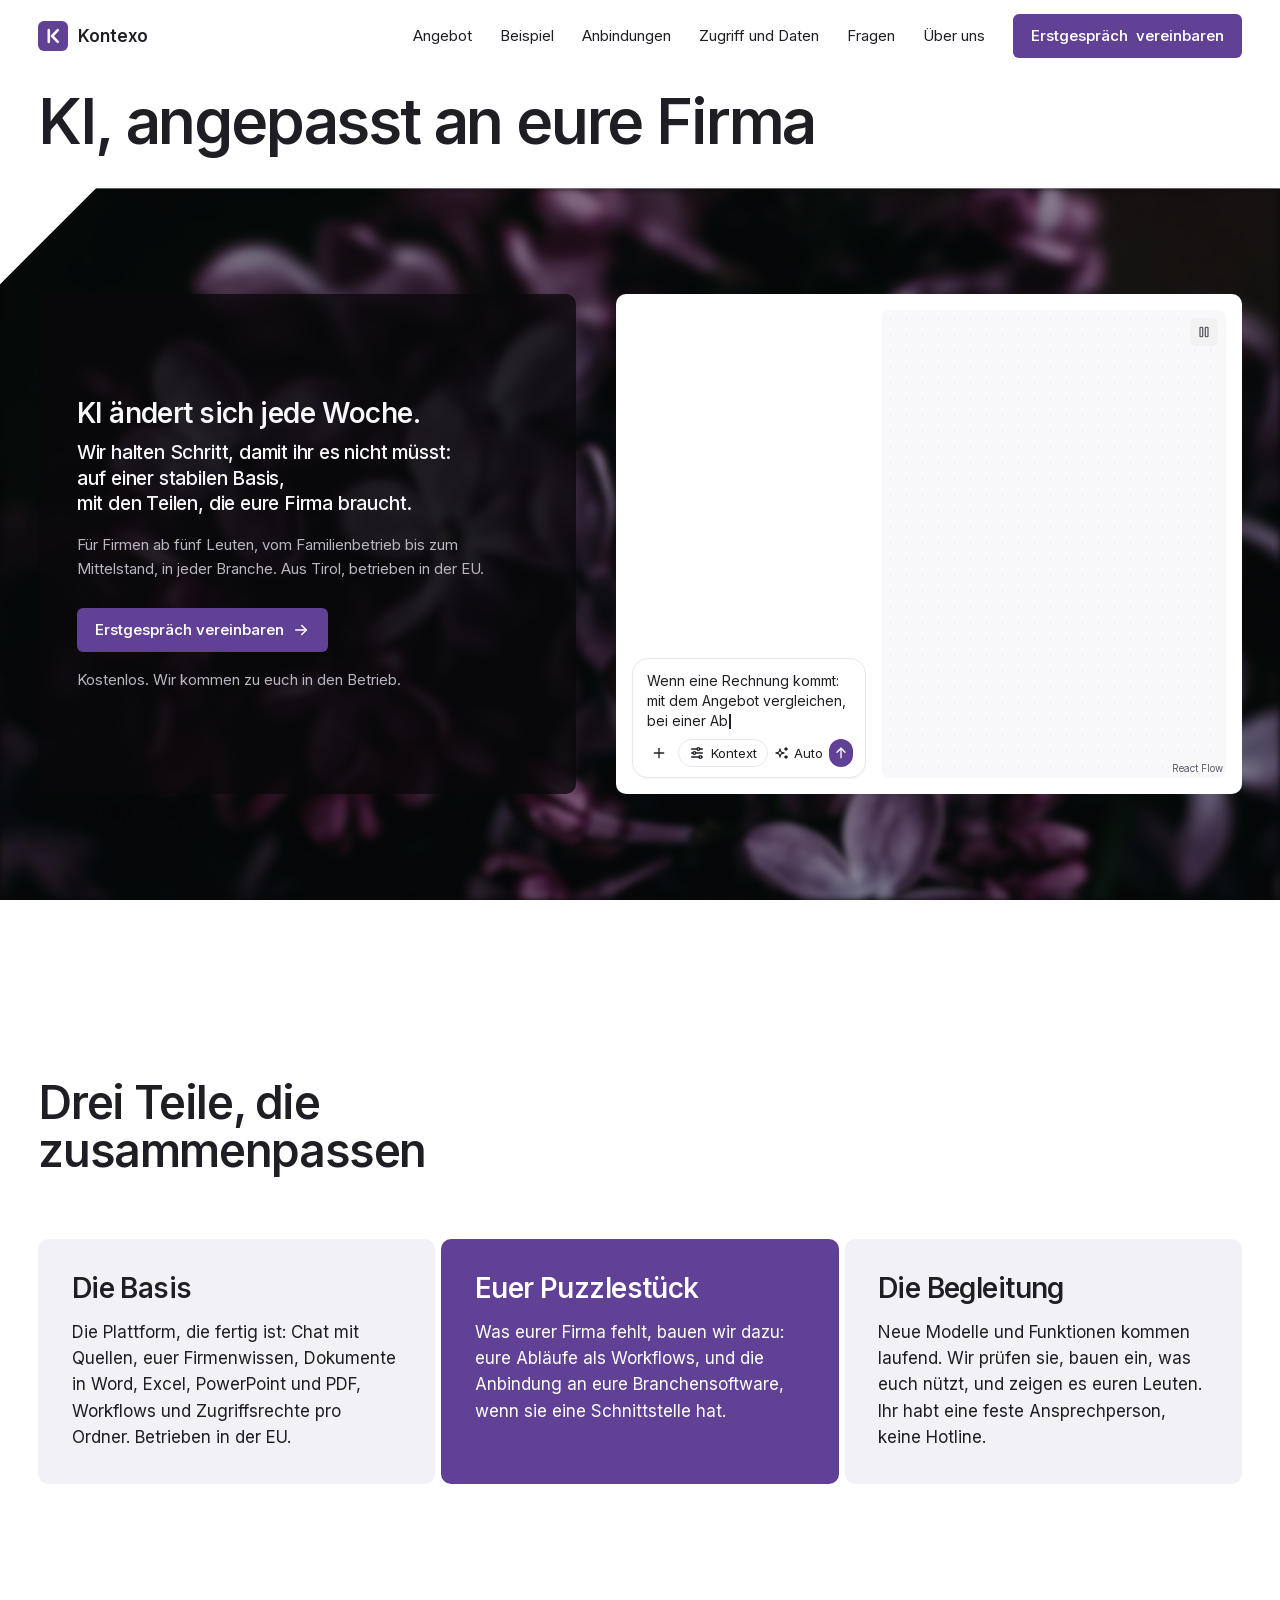
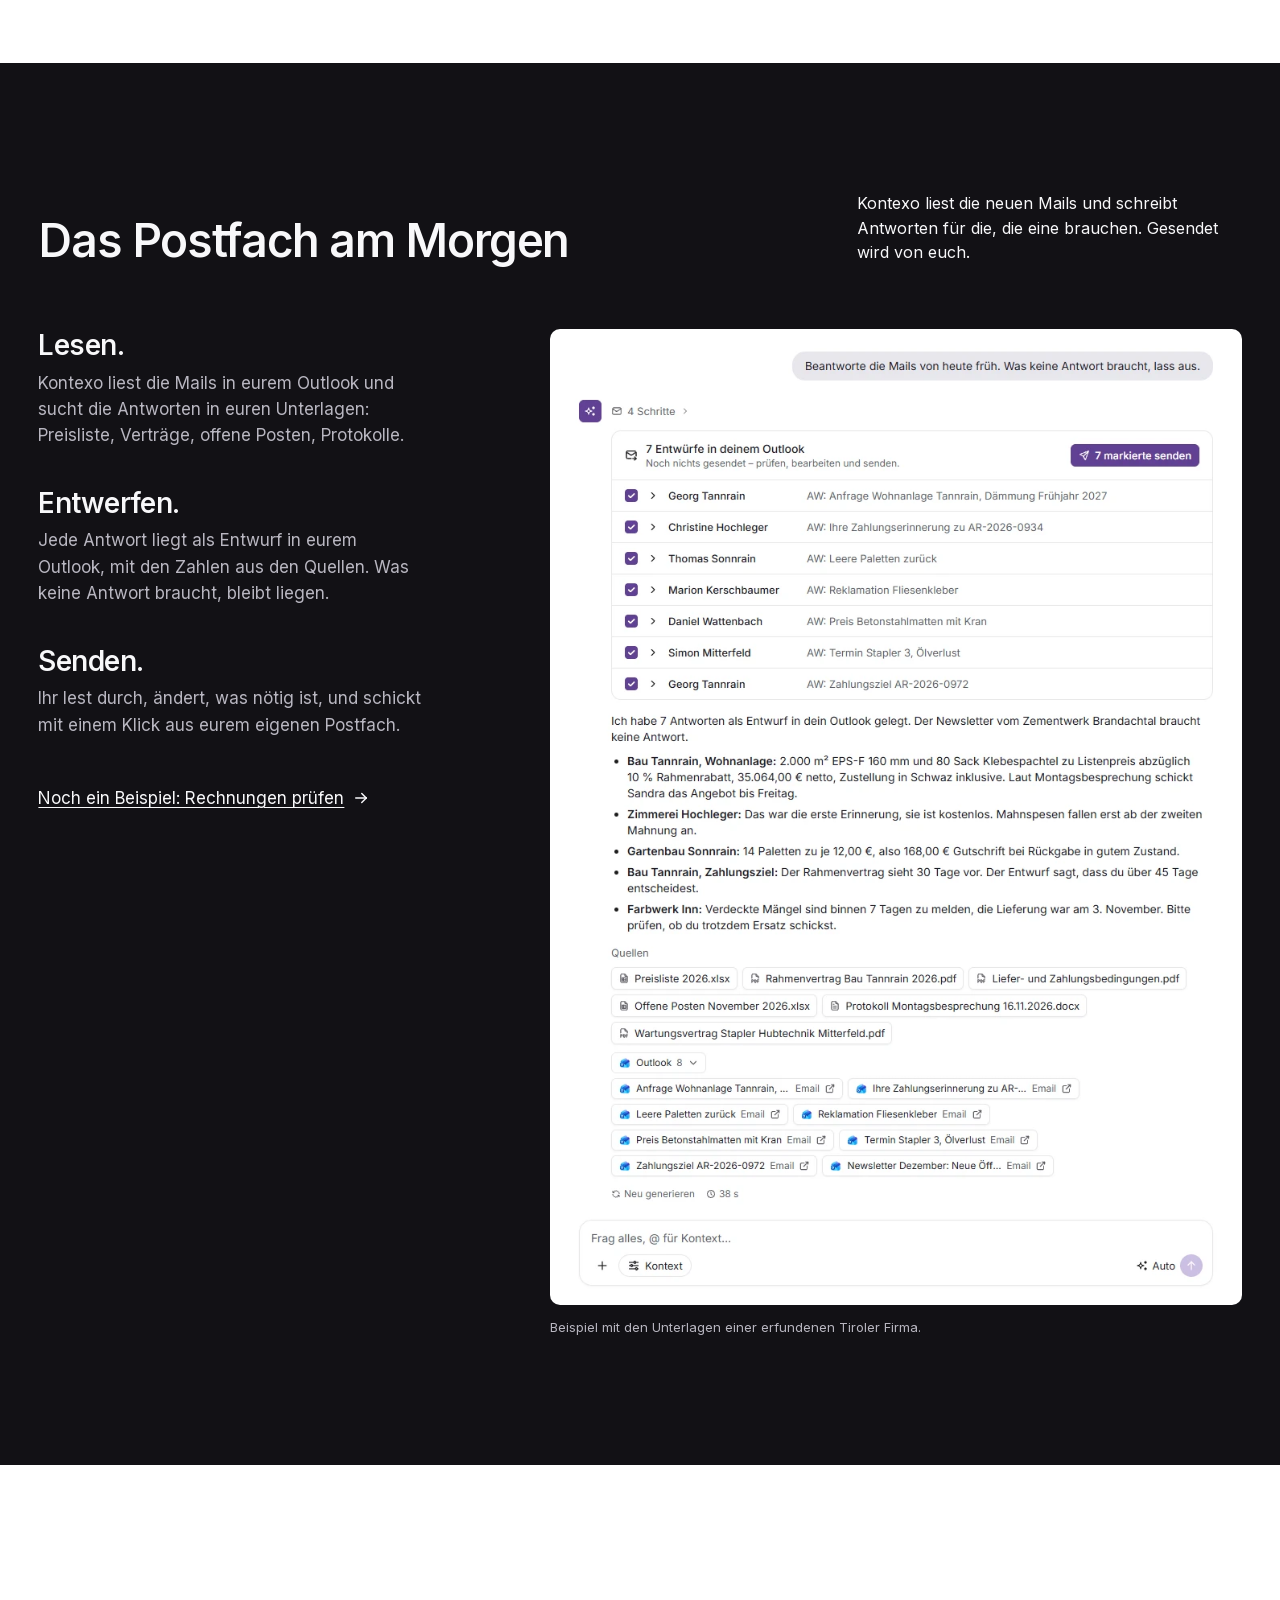
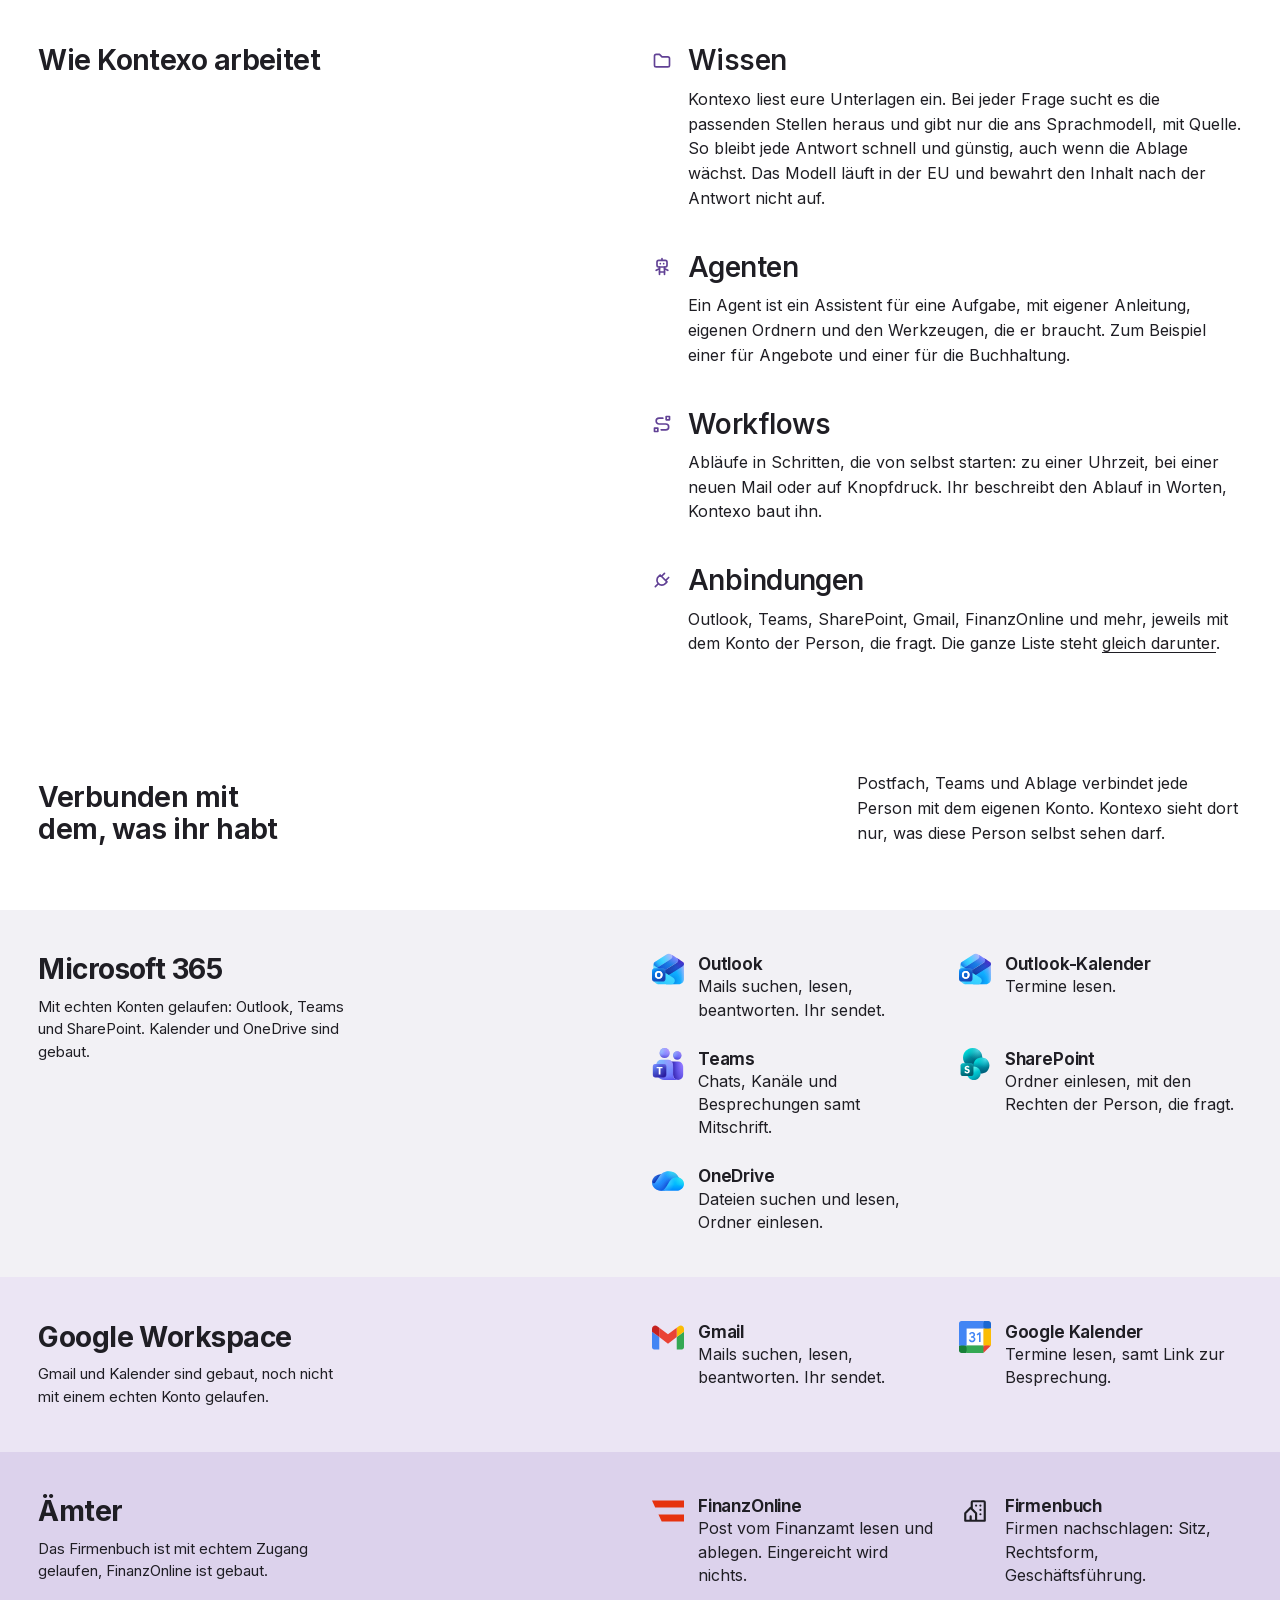
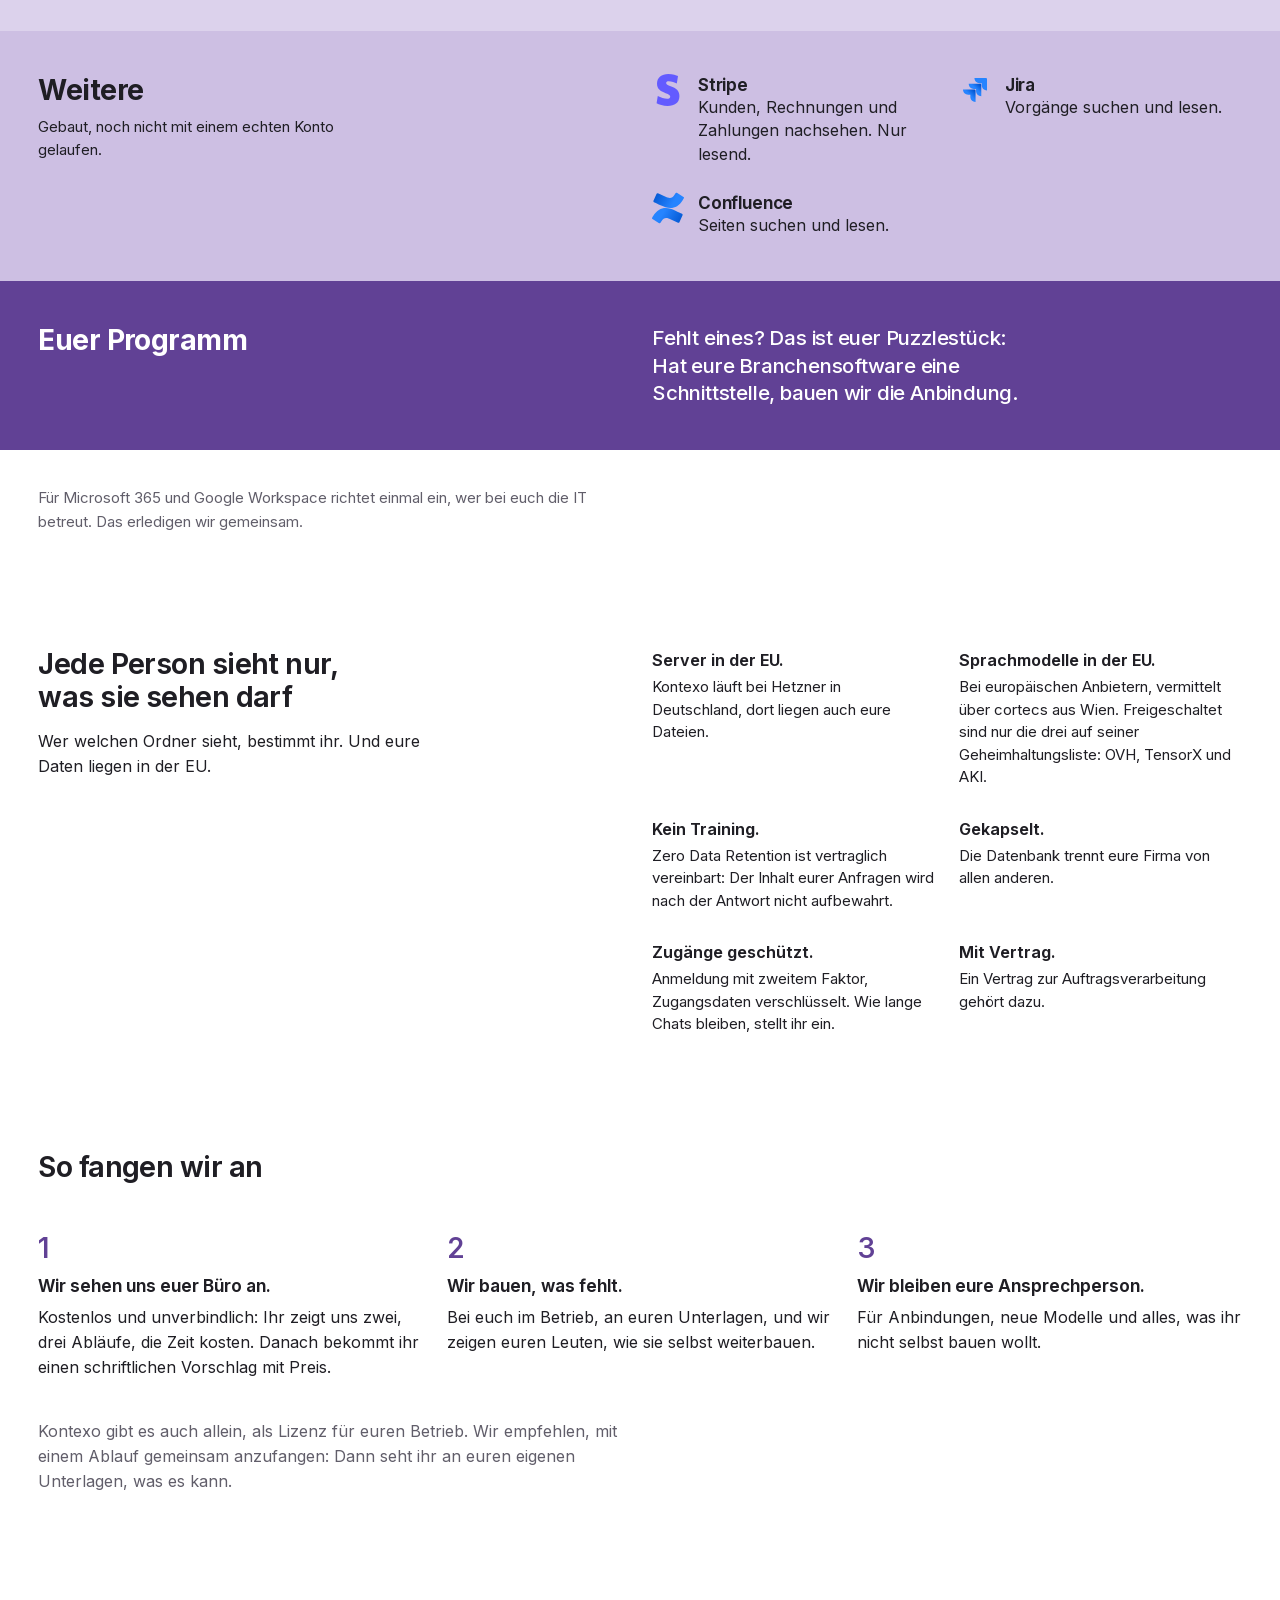
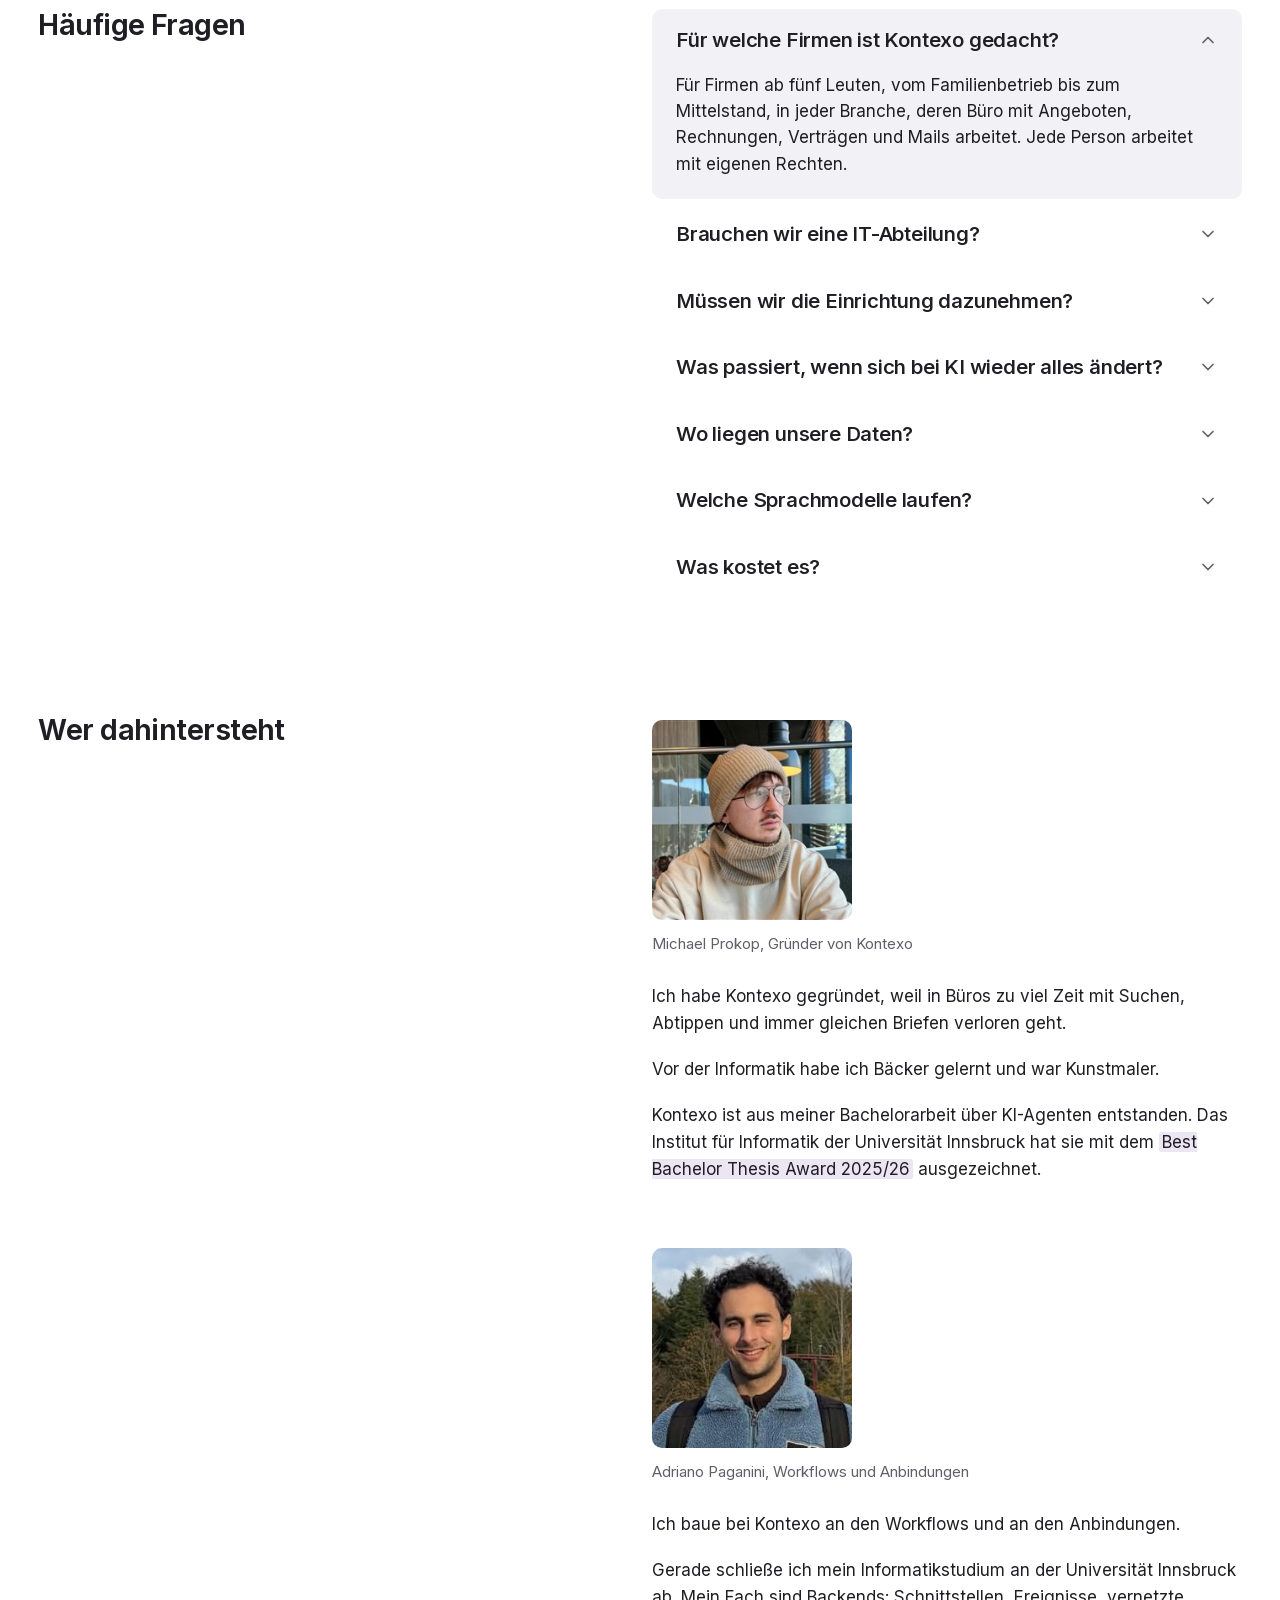
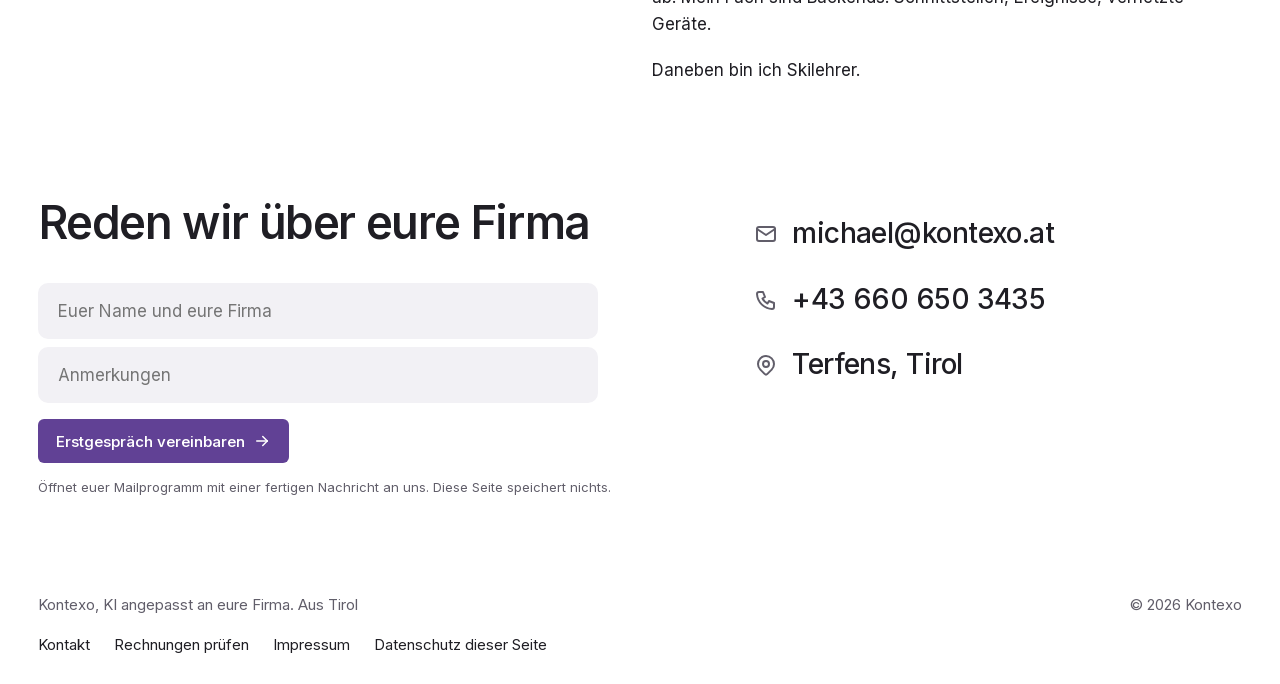
<file: index.html>
<!doctype html>
<html lang="de-AT">
  <head>
    <meta charset="utf-8" />
    <meta name="viewport" content="width=device-width, initial-scale=1" />
    <title>Kontexo · KI für Firmen in Tirol und Österreich</title>
    <meta
      name="description"
      content="Kontexo: eine stabile KI-Basis für eure Firma, die Teile, die euch fehlen, und eine feste Ansprechperson. Für Firmen ab fünf Leuten, aus Tirol, betrieben in der EU."
    />
    <meta name="color-scheme" content="light" />
    <meta name="theme-color" content="#ffffff" />
    <link rel="canonical" href="https://kontexo.at/" />
    <link rel="alternate" type="text/markdown" href="https://kontexo.at/index.md" />
    <meta property="og:type" content="website" />
    <meta property="og:locale" content="de_AT" />
    <meta property="og:url" content="https://kontexo.at/" />
    <meta property="og:title" content="Kontexo · KI, angepasst an eure Firma" />
    <meta
      property="og:description"
      content="Eine stabile KI-Basis, die Teile, die eurer Firma fehlen, und eine feste Ansprechperson. Aus Tirol, betrieben in der EU."
    />
    <meta property="og:image" content="https://kontexo.at/media/og.jpg" />
    <meta property="og:image:width" content="1200" />
    <meta property="og:image:height" content="630" />
    <meta property="og:site_name" content="Kontexo" />
    <meta name="twitter:card" content="summary_large_image" />
    <link rel="icon" href="media/icon-48.png" sizes="48x48" type="image/png" />
    <link rel="icon" href="icon.svg" type="image/svg+xml" />
    <link rel="apple-touch-icon" href="media/apple-touch-icon.png" />
    <!-- Who we are, for search engines: the name, the site, the logo, where and how to reach us.
         The seven questions repeat #fragen word for word: change an answer in both places. -->
    <script type="application/ld+json">
      {
        "@context": "https://schema.org",
        "@graph": [
          {
            "@type": ["Organization", "ProfessionalService"],
            "@id": "https://kontexo.at/#firma",
            "name": "Kontexo",
            "url": "https://kontexo.at/",
            "logo": "https://kontexo.at/media/apple-touch-icon.png",
            "description": "KI, angepasst an eure Firma: eine stabile KI-Basis, die Teile, die euch fehlen, und eine feste Ansprechperson. Für Firmen ab fünf Leuten, aus Tirol, betrieben in der EU.",
            "email": "michael@kontexo.at",
            "telephone": "+43 660 650 3435",
            "address": {
              "@type": "PostalAddress",
              "streetAddress": "Auweg 14",
              "postalCode": "6123",
              "addressLocality": "Terfens",
              "addressRegion": "Tirol",
              "addressCountry": "AT"
            },
            "areaServed": [
              { "@type": "AdministrativeArea", "name": "Tirol" },
              { "@type": "Country", "name": "Österreich" }
            ],
            "founder": {
              "@type": "Person",
              "name": "Michael Prokop",
              "url": "https://michaelprokop.at/",
              "sameAs": ["https://www.linkedin.com/in/michael-prokop-software"]
            }
          },
          {
            "@type": "WebSite",
            "@id": "https://kontexo.at/#website",
            "url": "https://kontexo.at/",
            "name": "Kontexo",
            "inLanguage": "de-AT",
            "publisher": { "@id": "https://kontexo.at/#firma" }
          },
          {
            "@type": "FAQPage",
            "@id": "https://kontexo.at/#fragen",
            "inLanguage": "de-AT",
            "mainEntity": [
              {
                "@type": "Question",
                "name": "Für welche Firmen ist Kontexo gedacht?",
                "acceptedAnswer": {
                  "@type": "Answer",
                  "text": "Für Firmen ab fünf Leuten, vom Familienbetrieb bis zum Mittelstand, in jeder Branche, deren Büro mit Angeboten, Rechnungen, Verträgen und Mails arbeitet. Jede Person arbeitet mit eigenen Rechten."
                }
              },
              {
                "@type": "Question",
                "name": "Brauchen wir eine IT-Abteilung?",
                "acceptedAnswer": {
                  "@type": "Answer",
                  "text": "Nein. Für Microsoft 365 oder Google Workspace braucht es einmal die Freigabe von der Person, die bei euch die IT betreut. Den Rest richten wir gemeinsam ein."
                }
              },
              {
                "@type": "Question",
                "name": "Müssen wir die Einrichtung dazunehmen?",
                "acceptedAnswer": {
                  "@type": "Answer",
                  "text": "Nein. Kontexo gibt es auch allein, als Lizenz für euren Betrieb. Die Einrichtung lohnt sich, wenn ein Ablauf oder eine Anbindung gebaut werden soll."
                }
              },
              {
                "@type": "Question",
                "name": "Was passiert, wenn sich bei KI wieder alles ändert?",
                "acceptedAnswer": {
                  "@type": "Answer",
                  "text": "Eure Abläufe laufen weiter. Neue Modelle prüfen wir zuerst, und wir stellen erst um, wenn sie für euch besser sind."
                }
              },
              {
                "@type": "Question",
                "name": "Wo liegen unsere Daten?",
                "acceptedAnswer": {
                  "@type": "Answer",
                  "text": "Auf Servern in der EU: Kontexo und eure Dateien bei Hetzner, die Sprachmodelle bei europäischen Anbietern. Die eine Ausnahme ist die Websuche: Sie läuft über Anbieter in den USA und ist aus, bis ihr sie einschaltet."
                }
              },
              {
                "@type": "Question",
                "name": "Welche Sprachmodelle laufen?",
                "acceptedAnswer": {
                  "@type": "Answer",
                  "text": "Modelle, die bei europäischen Anbietern laufen. Welches gerade das beste für euch ist, prüfen wir laufend."
                }
              },
              {
                "@type": "Question",
                "name": "Was kostet es?",
                "acceptedAnswer": {
                  "@type": "Answer",
                  "text": "Eine Lizenz für euren ganzen Betrieb, nicht pro Person: Alle im Büro können damit arbeiten. Dazu, wenn ihr wollt, die Einrichtung und die Begleitung als monatliche Pauschale. Eure Zahl bekommt ihr nach dem ersten Gespräch, schriftlich."
                }
              }
            ]
          }
        ]
      }
    </script>
    <link rel="preload" href="fonts/inter-latin.woff2" as="font" type="font/woff2" crossorigin />
    <link rel="stylesheet" href="styles.css" />
    <!-- Before the first paint: entrances only hide content once scripts run, and ?theme= forces a theme. -->
    <script>
      document.documentElement.className = "js"
      ;(function () {
        var t = new URLSearchParams(location.search).get("theme")
        if (t === "light" || t === "dark") document.documentElement.dataset.theme = t
      })()
    </script>
  </head>
  <body>
    <svg width="0" height="0" style="position: absolute" aria-hidden="true">
      <defs>
        <symbol id="i-mark" viewBox="0 0 32 32" fill="none" stroke="currentColor" stroke-width="4.6" stroke-linecap="round" stroke-linejoin="round">
          <path d="M8.5 5.5v21" />
          <path d="M24.5 5.5L14.5 16l10 10.5" />
        </symbol>
        <symbol id="i-search" viewBox="0 0 24 24" fill="none" stroke="currentColor" stroke-width="2" stroke-linecap="round" stroke-linejoin="round">
          <path d="M3 10a7 7 0 1 0 14 0a7 7 0 1 0 -14 0" /><path d="M21 21l-6 -6" />
        </symbol>
        <symbol id="i-arrow" viewBox="0 0 24 24" fill="none" stroke="currentColor" stroke-width="2" stroke-linecap="round" stroke-linejoin="round">
          <path d="M5 12l14 0" /><path d="M13 18l6 -6" /><path d="M13 6l6 6" />
        </symbol>
        <symbol id="i-check" viewBox="0 0 24 24" fill="none" stroke="currentColor" stroke-width="2" stroke-linecap="round" stroke-linejoin="round">
          <path d="M5 12l5 5l10 -10" />
        </symbol>
        <symbol id="i-file" viewBox="0 0 24 24" fill="none" stroke="currentColor" stroke-width="2" stroke-linecap="round" stroke-linejoin="round">
          <path d="M14 3v4a1 1 0 0 0 1 1h4" /><path d="M17 21h-10a2 2 0 0 1 -2 -2v-14a2 2 0 0 1 2 -2h7l5 5v11a2 2 0 0 1 -2 2" /><path d="M9 9l1 0" /><path d="M9 13l6 0" /><path d="M9 17l6 0" />
        </symbol>
        <symbol id="i-mail" viewBox="0 0 24 24" fill="none" stroke="currentColor" stroke-width="2" stroke-linecap="round" stroke-linejoin="round">
          <path d="M3 7a2 2 0 0 1 2 -2h14a2 2 0 0 1 2 2v10a2 2 0 0 1 -2 2h-14a2 2 0 0 1 -2 -2v-10" /><path d="M3 7l9 6l9 -6" />
        </symbol>
        <symbol id="i-phone" viewBox="0 0 24 24" fill="none" stroke="currentColor" stroke-width="2" stroke-linecap="round" stroke-linejoin="round">
          <path d="M5 4h4l2 5l-2.5 1.5a11 11 0 0 0 5 5l1.5 -2.5l5 2v4a2 2 0 0 1 -2 2a16 16 0 0 1 -15 -15a2 2 0 0 1 2 -2" />
        </symbol>
        <symbol id="i-pin" viewBox="0 0 24 24" fill="none" stroke="currentColor" stroke-width="2" stroke-linecap="round" stroke-linejoin="round">
          <path d="M9 11a3 3 0 1 0 6 0a3 3 0 0 0 -6 0" /><path d="M17.657 16.657l-4.243 4.243a2 2 0 0 1 -2.827 0l-4.244 -4.243a8 8 0 1 1 11.314 0" />
        </symbol>
        <symbol id="i-down" viewBox="0 0 24 24" fill="none" stroke="currentColor" stroke-width="2" stroke-linecap="round" stroke-linejoin="round">
          <path d="M6 9l6 6l6 -6" />
        </symbol>
        <symbol id="i-building" viewBox="0 0 24 24" fill="none" stroke="currentColor" stroke-width="2" stroke-linecap="round" stroke-linejoin="round">
          <path d="M8 9l5 5v7h-5v-4m0 4h-5v-7l5 -5m1 1v-6a1 1 0 0 1 1 -1h10a1 1 0 0 1 1 1v17h-8" /><path d="M13 7l0 .01" /><path d="M17 7l0 .01" /><path d="M17 11l0 .01" /><path d="M17 15l0 .01" />
        </symbol>
        <!-- The app's own sidebar icons for Library, Agents, Workflows and Integrations (app-sidebar.tsx). -->
        <symbol id="i-folder" viewBox="0 0 24 24" fill="none" stroke="currentColor" stroke-width="2" stroke-linecap="round" stroke-linejoin="round">
          <path d="M5 4h4l3 3h7a2 2 0 0 1 2 2v8a2 2 0 0 1 -2 2h-14a2 2 0 0 1 -2 -2v-11a2 2 0 0 1 2 -2" />
        </symbol>
        <symbol id="i-robot" viewBox="0 0 24 24" fill="none" stroke="currentColor" stroke-width="2" stroke-linecap="round" stroke-linejoin="round">
          <path d="M6 6a2 2 0 0 1 2 -2h8a2 2 0 0 1 2 2v4a2 2 0 0 1 -2 2h-8a2 2 0 0 1 -2 -2l0 -4" /><path d="M12 2v2" /><path d="M9 12v9" /><path d="M15 12v9" /><path d="M5 16l4 -2" /><path d="M15 14l4 2" /><path d="M9 18h6" /><path d="M10 8v.01" /><path d="M14 8v.01" />
        </symbol>
        <symbol id="i-route" viewBox="0 0 24 24" fill="none" stroke="currentColor" stroke-width="2" stroke-linecap="round" stroke-linejoin="round">
          <path d="M3 17h4v4h-4l0 -4" /><path d="M17 3h4v4h-4l0 -4" /><path d="M11 19h5.5a3.5 3.5 0 0 0 0 -7h-8a3.5 3.5 0 0 1 0 -7h4.5" />
        </symbol>
        <symbol id="i-plug" viewBox="0 0 24 24" fill="none" stroke="currentColor" stroke-width="2" stroke-linecap="round" stroke-linejoin="round">
          <path d="M9.785 6l8.215 8.215l-2.054 2.054a5.81 5.81 0 1 1 -8.215 -8.215l2.054 -2.054" /><path d="M4 20l3.5 -3.5" /><path d="M15 4l-3.5 3.5" /><path d="M20 9l-3.5 3.5" />
        </symbol>
        <symbol id="i-world" viewBox="0 0 24 24" fill="none" stroke="currentColor" stroke-width="2" stroke-linecap="round" stroke-linejoin="round">
          <path d="M3 12a9 9 0 1 0 18 0a9 9 0 0 0 -18 0" /><path d="M3.6 9h16.8" /><path d="M3.6 15h16.8" /><path d="M11.5 3a17 17 0 0 0 0 18" /><path d="M12.5 3a17 17 0 0 1 0 18" />
        </symbol>
        <symbol id="i-pause" viewBox="0 0 24 24" fill="none" stroke="currentColor" stroke-width="2" stroke-linecap="round" stroke-linejoin="round">
          <path d="M6 6a1 1 0 0 1 1 -1h2a1 1 0 0 1 1 1v12a1 1 0 0 1 -1 1h-2a1 1 0 0 1 -1 -1l0 -12" /><path d="M14 6a1 1 0 0 1 1 -1h2a1 1 0 0 1 1 1v12a1 1 0 0 1 -1 1h-2a1 1 0 0 1 -1 -1l0 -12" />
        </symbol>
        <symbol id="i-replay" viewBox="0 0 24 24" fill="none" stroke="currentColor" stroke-width="2" stroke-linecap="round" stroke-linejoin="round">
          <path d="M20 11a8.1 8.1 0 0 0 -15.5 -2m-.5 -4v4h4" /><path d="M4 13a8.1 8.1 0 0 0 15.5 2m.5 4v-4h-4" />
        </symbol>
        <symbol id="i-play" viewBox="0 0 24 24" fill="none" stroke="currentColor" stroke-width="2" stroke-linecap="round" stroke-linejoin="round">
          <path d="M7 4v16l13 -8l-13 -8" />
        </symbol>
      </defs>
    </svg>

    <nav class="nav" aria-label="Hauptnavigation">
      <div class="nav-in wrap">
        <a class="wordmark" href="#top">
          <span class="mark"><svg aria-hidden="true"><use href="#i-mark" /></svg></span>
          Kontexo
        </a>
        <div class="nav-links">
          <a href="#angebot">Angebot</a>
          <a href="#fall">Beispiel</a>
          <a href="#anbindungen">Anbindungen</a>
          <a href="#daten">Zugriff und Daten</a>
          <a href="#fragen">Fragen</a>
          <a href="#ueber">Über uns</a>
          <a class="button nav-call" href="tel:+436606503435" aria-label="Anrufen"><svg aria-hidden="true"><use href="#i-phone" /></svg></a>
          <a class="button" href="#kontakt">Erstgespräch<span class="long"> vereinbaren</span></a>
        </div>
      </div>
    </nav>

    <header class="hero" id="top">
      <div class="hero-head wrap">
        <h1 class="reveal">KI, angepasst an eure Firma</h1>
      </div>

      <div class="hero-copy">
        <p class="lede reveal" style="--i: 1">
          <span class="lede-hit">KI ändert sich jede Woche.</span>
          Wir halten Schritt, damit ihr es nicht müsst:<br />
          auf einer stabilen Basis, <span class="nowrap">mit den Teilen, die eure Firma braucht.</span>
        </p>
        <p class="who reveal" style="--i: 2">
          Für Firmen ab fünf Leuten, vom Familienbetrieb bis zum Mittelstand, in jeder Branche. Aus Tirol, betrieben in
          der EU.
        </p>
        <div class="actions reveal" style="--i: 3">
          <a class="button" href="#kontakt">Erstgespräch vereinbaren <svg aria-hidden="true"><use href="#i-arrow" /></svg></a>
          <span class="quiet">Kostenlos. Wir kommen zu euch in den Betrieb.</span>
        </div>
      </div>

      <div class="stage">
        <img src="media/flieder-buehne.webp" srcset="media/flieder-buehne-1100.webp 1100w, media/flieder-buehne.webp 2200w" sizes="100vw" alt="" width="2200" height="1617" fetchpriority="high" />
        <figure class="stage-panel demo" data-ui aria-label="Nachgestellt mit den Bausteinen von Kontexo: Ein Satz im Chat beschreibt einen Ablauf. Daraus entsteht ein Workflow mit vier Schritten: neue Rechnung, mit dem Angebot vergleichen, Reklamation schreiben, Reklamation freigeben. Ein Testlauf hakt die ersten drei ab und wartet bei der Freigabe auf eine Person.">
          <div id="demo-root"></div>
          <button class="demo-again" type="button" aria-label="Anhalten" hidden>
            <svg aria-hidden="true"><use href="#i-pause" /></svg>
          </button>
        </figure>
      </div>
    </header>

    <main>
      <section class="parts wrap" id="angebot" aria-labelledby="angebot-h">
        <h2 id="angebot-h" class="reveal">Drei Teile, die zusammenpassen</h2>
        <ul class="parts-list">
          <li class="reveal">
            <strong>Die Basis</strong>
            Die Plattform, die fertig ist: Chat mit Quellen, euer Firmenwissen, Dokumente in Word, Excel, PowerPoint und
            PDF, Workflows und Zugriffsrechte pro Ordner. Betrieben in der EU.
          </li>
          <li class="reveal" style="--i: 1">
            <strong>Euer Puzzlestück</strong>
            Was eurer Firma fehlt, bauen wir dazu: eure Abläufe als Workflows, und die Anbindung an eure
            Branchensoftware, wenn sie eine Schnittstelle hat.
          </li>
          <li class="reveal" style="--i: 2">
            <strong>Die Begleitung</strong>
            Neue Modelle und Funktionen kommen laufend. Wir prüfen sie, bauen ein, was euch nützt, und zeigen es euren
            Leuten. Ihr habt eine feste Ansprechperson, keine Hotline.
          </li>
        </ul>
      </section>

      <section class="showcase" id="fall" aria-labelledby="fall-h">
        <div class="wrap">
          <div class="showcase-head">
            <h2 id="fall-h" class="reveal">Das Postfach am Morgen</h2>
            <p class="reveal" style="--i: 1">
              Kontexo liest die neuen Mails und schreibt Antworten für die, die eine brauchen. Gesendet wird von
              euch.
            </p>
          </div>
          <div class="case">
            <div class="case-side">
            <ol class="case-steps">
              <li class="reveal">
                <strong>Lesen.</strong>
                Kontexo liest die Mails in eurem Outlook und sucht die Antworten in euren Unterlagen: Preisliste,
                Verträge, offene Posten, Protokolle.
              </li>
              <li class="reveal" style="--i: 1">
                <strong>Entwerfen.</strong>
                Jede Antwort liegt als Entwurf in eurem Outlook, mit den Zahlen aus den Quellen. Was keine Antwort
                braucht, bleibt liegen.
              </li>
              <li class="reveal" style="--i: 2">
                <strong>Senden.</strong>
                Ihr lest durch, ändert, was nötig ist, und schickt mit einem Klick aus eurem eigenen Postfach.
              </li>
            </ol>
            <p class="case-more reveal" style="--i: 3"><a href="rechnungen-pruefen/">Noch ein Beispiel: Rechnungen prüfen <svg aria-hidden="true"><use href="#i-arrow" /></svg></a></p>
            </div>
            <figure class="case-shot reveal" style="--i: 1">
              <!-- A phone gets the turn drawn as wide as a phone, so the words stay readable (recording/postfach.cjs). -->
              <picture>
              <source media="(max-width: 680px)" srcset="media/postfach-m.webp" width="760" height="3638" />
              <img src="media/postfach.webp" srcset="media/postfach-860.webp 860w, media/postfach.webp 1720w" sizes="(min-width: 1081px) min(55vw, 830px), 92vw" width="1720" height="2426" loading="lazy" alt="Kontexo hat sieben Antworten als Entwürfe in Outlook gelegt, an Bau Tannrain, Zimmerei Hochleger, Gartenbau Sonnrain, Farbwerk Inn, Installationen Wattenbach und Hubtechnik Mitterfeld. Darunter fasst es die Antworten zusammen und nennt vierzehn Quellen: Preisliste, Rahmenvertrag, Liefer- und Zahlungsbedingungen, offene Posten, Protokoll, Wartungsvertrag und die acht Mails." />
              </picture>
              <figcaption>Beispiel mit den Unterlagen einer erfundenen Tiroler Firma.</figcaption>
            </figure>
          </div>
        </div>
      </section>

      <section class="how wrap" id="technik" aria-labelledby="technik-h">
        <h2 id="technik-h" class="reveal quiet-h">Wie Kontexo arbeitet</h2>
        <ul class="how-rows">
          <li class="reveal">
            <svg aria-hidden="true"><use href="#i-folder" /></svg>
            <strong>Wissen</strong>
            <p>
              Kontexo liest eure Unterlagen ein. Bei jeder Frage sucht es die passenden Stellen heraus und gibt nur die
              ans Sprachmodell, mit Quelle. So bleibt jede Antwort schnell und günstig, auch wenn die Ablage wächst. Das
              Modell läuft in der EU und bewahrt den Inhalt nach der Antwort nicht auf.
            </p>
          </li>
          <li class="reveal" style="--i: 1">
            <svg aria-hidden="true"><use href="#i-robot" /></svg>
            <strong>Agenten</strong>
            <p>
              Ein Agent ist ein Assistent für eine Aufgabe, mit eigener Anleitung, eigenen Ordnern und den Werkzeugen,
              die er braucht. Zum Beispiel einer für Angebote und einer für die Buchhaltung.
            </p>
          </li>
          <li class="reveal" style="--i: 2">
            <svg aria-hidden="true"><use href="#i-route" /></svg>
            <strong>Workflows</strong>
            <p>
              Abläufe in Schritten, die von selbst starten: zu einer Uhrzeit, bei einer neuen Mail oder auf Knopfdruck.
              Ihr beschreibt den Ablauf in Worten, Kontexo baut ihn.
            </p>
          </li>
          <li class="reveal" style="--i: 3">
            <svg aria-hidden="true"><use href="#i-plug" /></svg>
            <strong>Anbindungen</strong>
            <p>
              Outlook, Teams, SharePoint, Gmail, FinanzOnline und mehr, jeweils mit dem Konto der Person, die fragt.
              Die ganze Liste steht <a href="#anbindungen">gleich darunter</a>.
            </p>
          </li>
        </ul>
      </section>

      <section class="connect" id="anbindungen" aria-labelledby="anbindungen-h">
        <div class="connect-head wrap">
          <h2 id="anbindungen-h" class="reveal quiet-h">Verbunden mit dem, was ihr habt</h2>
          <p class="reveal" style="--i: 1">
            Postfach, Teams und Ablage verbindet jede Person mit dem eigenen Konto. Kontexo sieht dort nur, was diese
            Person selbst sehen darf.
          </p>
        </div>
        <div class="fields">
          <div class="field">
            <div class="field-in wrap">
              <div class="field-name">
                <h3>Microsoft 365</h3>
                <p class="field-clause">Mit echten Konten gelaufen: Outlook, Teams und SharePoint. Kalender und OneDrive sind gebaut.</p>
              </div>
              <ul class="links">
                <li><img src="media/logos/outlook.svg" alt="" width="32" height="32" loading="lazy" /><span><strong>Outlook</strong>Mails suchen, lesen, beantworten. Ihr sendet.</span></li>
                <li><img src="media/logos/outlook-kalender.svg" alt="" width="32" height="32" loading="lazy" /><span><strong>Outlook-Kalender</strong>Termine lesen.</span></li>
                <li><img src="media/logos/teams.svg" alt="" width="32" height="32" loading="lazy" /><span><strong>Teams</strong>Chats, Kanäle und Besprechungen samt Mitschrift.</span></li>
                <li><img src="media/logos/sharepoint.svg" alt="" width="32" height="32" loading="lazy" /><span><strong>SharePoint</strong>Ordner einlesen, mit den Rechten der Person, die fragt.</span></li>
                <li><img src="media/logos/onedrive.svg" alt="" width="32" height="32" loading="lazy" /><span><strong>OneDrive</strong>Dateien suchen und lesen, Ordner einlesen.</span></li>
              </ul>
            </div>
          </div>
          <div class="field">
            <div class="field-in wrap">
              <div class="field-name">
                <h3>Google Workspace</h3>
                <p class="field-clause">Gmail und Kalender sind gebaut, noch nicht mit einem echten Konto gelaufen.</p>
              </div>
              <ul class="links">
                <li><img src="media/logos/gmail.svg" alt="" width="32" height="32" loading="lazy" /><span><strong>Gmail</strong>Mails suchen, lesen, beantworten. Ihr sendet.</span></li>
                <li><img src="media/logos/google-kalender.svg" alt="" width="32" height="32" loading="lazy" /><span><strong>Google Kalender</strong>Termine lesen, samt Link zur Besprechung.</span></li>
              </ul>
            </div>
          </div>
          <div class="field">
            <div class="field-in wrap">
              <div class="field-name">
                <h3>Ämter</h3>
                <p class="field-clause">Das Firmenbuch ist mit echtem Zugang gelaufen, FinanzOnline ist gebaut.</p>
              </div>
              <ul class="links">
                <li><img src="media/logos/finanzonline.svg" alt="" width="32" height="32" loading="lazy" /><span><strong>FinanzOnline</strong>Post vom Finanzamt lesen und ablegen. Eingereicht wird nichts.</span></li>
                <li><svg aria-hidden="true"><use href="#i-building" /></svg><span><strong>Firmenbuch</strong>Firmen nachschlagen: Sitz, Rechtsform, Geschäftsführung.</span></li>
              </ul>
            </div>
          </div>
          <div class="field">
            <div class="field-in wrap">
              <div class="field-name">
                <h3>Weitere</h3>
                <p class="field-clause">Gebaut, noch nicht mit einem echten Konto gelaufen.</p>
              </div>
              <ul class="links">
                <li><img src="media/logos/stripe.svg" alt="" width="32" height="32" loading="lazy" /><span><strong>Stripe</strong>Kunden, Rechnungen und Zahlungen nachsehen. Nur lesend.</span></li>
                <li><img src="media/logos/jira.svg" alt="" width="32" height="32" loading="lazy" /><span><strong>Jira</strong>Vorgänge suchen und lesen.</span></li>
                <li><img src="media/logos/confluence.svg" alt="" width="32" height="32" loading="lazy" /><span><strong>Confluence</strong>Seiten suchen und lesen.</span></li>
              </ul>
            </div>
          </div>
          <div class="field">
            <div class="field-in wrap">
              <div class="field-name">
                <h3>Euer Programm</h3>
              </div>
              <p class="field-say">Fehlt eines? Das ist euer Puzzlestück: Hat eure Branchensoftware eine Schnittstelle, bauen wir die Anbindung.</p>
            </div>
          </div>
        </div>
        <div class="connect-foot wrap">
          <p class="connect-admin">Für Microsoft 365 und Google Workspace richtet einmal ein, wer bei euch die IT betreut. Das erledigen wir gemeinsam.</p>
        </div>
      </section>

      <section class="data wrap" id="daten" aria-labelledby="daten-h">
        <div class="data-head">
          <h2 id="daten-h" class="reveal quiet-h">Jede Person sieht nur, was sie sehen darf</h2>
          <p class="reveal" style="--i: 1">Wer welchen Ordner sieht, bestimmt ihr. Und eure Daten liegen in der EU.</p>
        </div>
        <ul class="data-list reveal" style="--i: 1">
          <li><strong>Server in der EU.</strong> Kontexo läuft bei Hetzner in Deutschland, dort liegen auch eure Dateien.</li>
          <li><strong>Sprachmodelle in der EU.</strong> Bei europäischen Anbietern, vermittelt über cortecs aus Wien. Freigeschaltet sind nur die drei auf seiner Geheimhaltungsliste: OVH, TensorX und AKI.</li>
          <li><strong>Kein Training.</strong> Zero Data Retention ist vertraglich vereinbart: Der Inhalt eurer Anfragen wird nach der Antwort nicht aufbewahrt.</li>
          <li><strong>Gekapselt.</strong> Die Datenbank trennt eure Firma von allen anderen.</li>
          <li><strong>Zugänge geschützt.</strong> Anmeldung mit zweitem Faktor, Zugangsdaten verschlüsselt. Wie lange Chats bleiben, stellt ihr ein.</li>
          <li><strong>Mit Vertrag.</strong> Ein Vertrag zur Auftragsverarbeitung gehört dazu.</li>
        </ul>
      </section>

      <section class="start wrap" id="anfangen" aria-labelledby="anfangen-h">
        <h2 id="anfangen-h" class="reveal quiet-h">So fangen wir an</h2>
        <ol class="start-steps">
          <li class="reveal">
            <strong>Wir sehen uns euer Büro an.</strong>
            Kostenlos und unverbindlich: Ihr zeigt uns zwei, drei Abläufe, die Zeit kosten. Danach bekommt ihr einen
            schriftlichen Vorschlag mit Preis.
          </li>
          <li class="reveal" style="--i: 1">
            <strong>Wir bauen, was fehlt.</strong>
            Bei euch im Betrieb, an euren Unterlagen, und wir zeigen euren Leuten, wie sie selbst weiterbauen.
          </li>
          <li class="reveal" style="--i: 2">
            <strong>Wir bleiben eure Ansprechperson.</strong>
            Für Anbindungen, neue Modelle und alles, was ihr nicht selbst bauen wollt.
          </li>
        </ol>
        <p class="start-alone reveal">
          Kontexo gibt es auch allein, als Lizenz für euren Betrieb. Wir empfehlen, mit einem Ablauf gemeinsam
          anzufangen: Dann seht ihr an euren eigenen Unterlagen, was es kann.
        </p>
      </section>

      <section class="faq wrap" id="fragen" aria-labelledby="fragen-h">
        <h2 id="fragen-h" class="reveal quiet-h">Häufige Fragen</h2>
        <div class="faq-list reveal" style="--i: 1">
          <details name="fragen" id="fuer-wen" open>
            <summary>Für welche Firmen ist Kontexo gedacht?<svg aria-hidden="true"><use href="#i-down" /></svg></summary>
            <p>Für Firmen ab fünf Leuten, vom Familienbetrieb bis zum Mittelstand, in jeder Branche, deren Büro mit Angeboten, Rechnungen, Verträgen und Mails arbeitet. Jede Person arbeitet mit eigenen Rechten.</p>
          </details>
          <details name="fragen" id="it">
            <summary>Brauchen wir eine IT-Abteilung?<svg aria-hidden="true"><use href="#i-down" /></svg></summary>
            <p>Nein. Für Microsoft 365 oder Google Workspace braucht es einmal die Freigabe von der Person, die bei euch die IT betreut. Den Rest richten wir gemeinsam ein.</p>
          </details>
          <details name="fragen" id="einrichtung">
            <summary>Müssen wir die Einrichtung dazunehmen?<svg aria-hidden="true"><use href="#i-down" /></svg></summary>
            <p>Nein. Kontexo gibt es auch allein, als Lizenz für euren Betrieb. Die Einrichtung lohnt sich, wenn ein Ablauf oder eine Anbindung gebaut werden soll.</p>
          </details>
          <details name="fragen" id="aenderungen">
            <summary>Was passiert, wenn sich bei KI wieder alles ändert?<svg aria-hidden="true"><use href="#i-down" /></svg></summary>
            <p>Eure Abläufe laufen weiter. Neue Modelle prüfen wir zuerst, und wir stellen erst um, wenn sie für euch besser sind.</p>
          </details>
          <details name="fragen" id="daten-ort">
            <summary>Wo liegen unsere Daten?<svg aria-hidden="true"><use href="#i-down" /></svg></summary>
            <p>Auf Servern in der EU: Kontexo und eure Dateien bei Hetzner, die Sprachmodelle bei europäischen Anbietern. Die eine Ausnahme ist die Websuche: Sie läuft über Anbieter in den USA und ist aus, bis ihr sie einschaltet.</p>
          </details>
          <details name="fragen" id="modelle">
            <summary>Welche Sprachmodelle laufen?<svg aria-hidden="true"><use href="#i-down" /></svg></summary>
            <p>Modelle, die bei europäischen Anbietern laufen. Welches gerade das beste für euch ist, prüfen wir laufend.</p>
          </details>
          <details name="fragen" id="kosten">
            <summary>Was kostet es?<svg aria-hidden="true"><use href="#i-down" /></svg></summary>
            <p>Eine Lizenz für euren ganzen Betrieb, nicht pro Person: Alle im Büro können damit arbeiten. Dazu, wenn ihr wollt, die Einrichtung und die Begleitung als monatliche Pauschale. Eure Zahl bekommt ihr nach dem ersten Gespräch, schriftlich.</p>
          </details>
        </div>
      </section>

      <section class="letter wrap" id="ueber" aria-labelledby="ueber-h">
        <h2 id="ueber-h" class="reveal quiet-h">Wer dahintersteht</h2>
        <div class="letter-body">
          <figure class="letter-head reveal" style="--i: 1">
            <img src="media/michael.jpg" alt="Michael Prokop" width="240" height="238" loading="lazy" />
            <figcaption>Michael Prokop, Gründer von Kontexo</figcaption>
          </figure>
          <div class="letter-text reveal" style="--i: 2">
            <p>Ich habe Kontexo gegründet, weil in Büros zu viel Zeit mit Suchen, Abtippen und immer gleichen Briefen verloren geht.</p>
            <p>Vor der Informatik habe ich Bäcker gelernt und war Kunstmaler.</p>
            <p>Kontexo ist aus meiner Bachelorarbeit über KI-Agenten entstanden. Das Institut für Informatik der Universität Innsbruck hat sie mit dem <mark>Best Bachelor Thesis Award 2025/26</mark> ausgezeichnet.</p>
          </div>
          <figure class="letter-head letter-next reveal" style="--i: 3">
            <img src="media/adriano.jpg" alt="Adriano Paganini" width="240" height="238" loading="lazy" />
            <figcaption>Adriano Paganini, Workflows und Anbindungen</figcaption>
          </figure>
          <div class="letter-text reveal" style="--i: 4">
            <p>Ich baue bei Kontexo an den Workflows und an den Anbindungen.</p>
            <p>Gerade schließe ich mein Informatikstudium an der Universität Innsbruck ab. Mein Fach sind Backends: Schnittstellen, Ereignisse, vernetzte Geräte.</p>
            <p>Daneben bin ich Skilehrer.</p>
          </div>
        </div>
      </section>

      <section class="contact wrap" id="kontakt" aria-labelledby="kontakt-h">
        <div class="contact-main">
          <h2 id="kontakt-h" class="reveal">Reden wir über eure Firma</h2>
          <!-- No action: main.js writes the mail. A mailto: action counts as an insecure form target. -->
          <form class="ask reveal" style="--i: 1">
            <label class="sr-only" for="wer">Euer Name und eure Firma</label>
            <input id="wer" type="text" placeholder="Euer Name und eure Firma" autocomplete="organization" />
            <label class="sr-only" for="was">Anmerkungen</label>
            <input id="was" type="text" placeholder="Anmerkungen" autocomplete="off" />
            <button class="button" type="submit">Erstgespräch vereinbaren <svg aria-hidden="true"><use href="#i-arrow" /></svg></button>
          </form>
          <p class="ask-note reveal" style="--i: 2">Öffnet euer Mailprogramm mit einer fertigen Nachricht an uns. Diese Seite speichert nichts.</p>
        </div>
        <ul class="contact-rows reveal" style="--i: 2" aria-label="Kontakt">
          <li><svg aria-hidden="true"><use href="#i-mail" /></svg><a href="mailto:michael@kontexo.at">michael@kontexo.at</a><span class="copy-say" role="status"></span></li>
          <li><svg aria-hidden="true"><use href="#i-phone" /></svg><a href="tel:+436606503435">+43 660 650 3435</a><span class="copy-say" role="status"></span></li>
          <li><svg aria-hidden="true"><use href="#i-pin" /></svg>Terfens, Tirol</li>
        </ul>
      </section>
    </main>

    <footer class="footer wrap">
      <span>Kontexo, KI angepasst an eure Firma. Aus Tirol</span>
      <nav aria-label="Fußzeile">
        <a href="#kontakt">Kontakt</a>
        <a href="rechnungen-pruefen/">Rechnungen prüfen</a>
        <a href="impressum/">Impressum</a>
        <a href="datenschutz/">Datenschutz dieser Seite</a>
      </nav>
      <span class="end">© 2026 Kontexo</span>
    </footer>

    <script src="main.js" defer></script>
    <script src="demo.js" type="module"></script>
  </body>
</html>
</file>
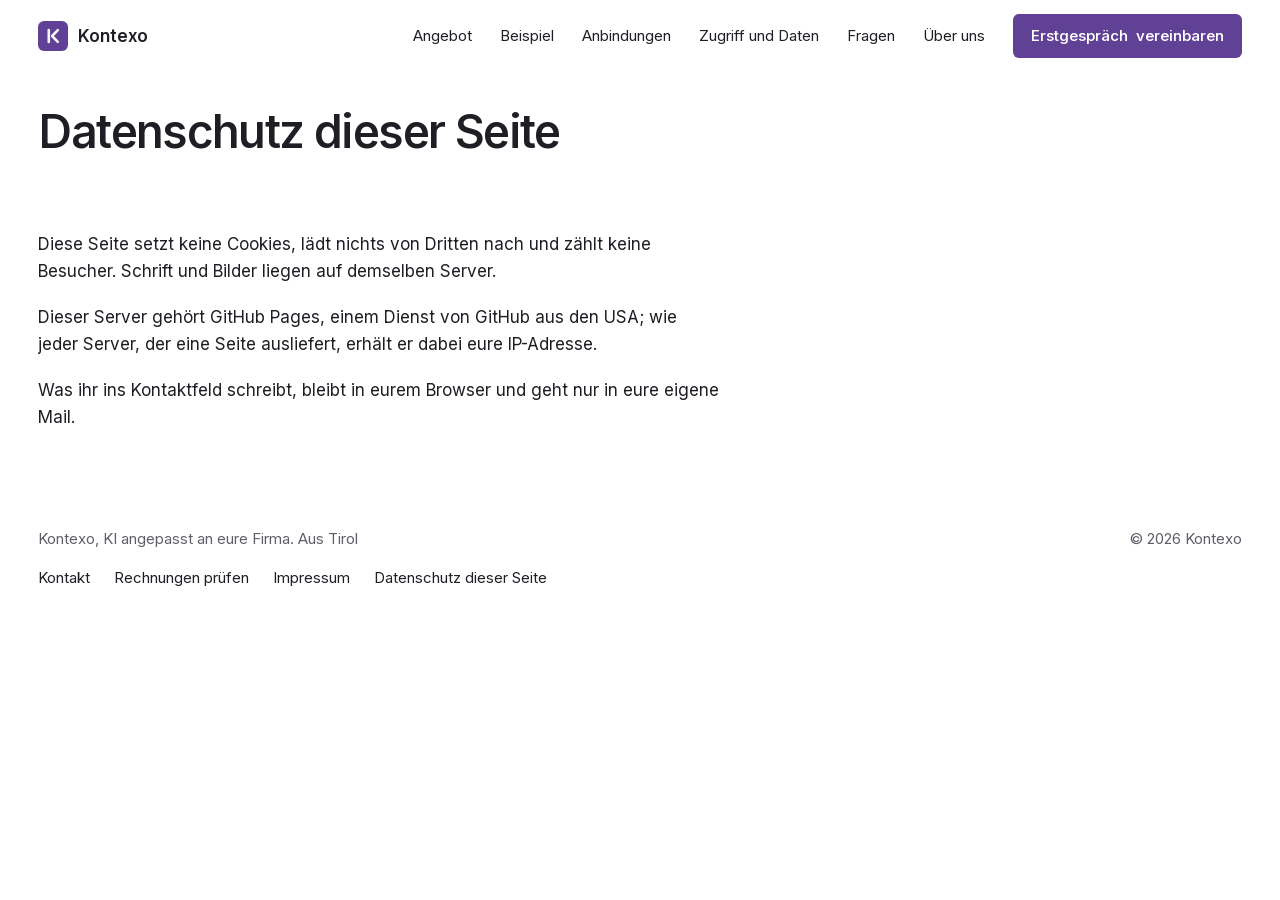
<file: datenschutz/index.html>
<!doctype html>
<!-- Built by build.ts from pages/datenschutz.md. Change the words there. -->
<html lang="de-AT">
  <head>
    <meta charset="utf-8" />
    <meta name="viewport" content="width=device-width, initial-scale=1" />
    <title>Datenschutz dieser Seite · Kontexo</title>
    <meta name="description" content="Was kontexo.at speichert und was nicht." />
    <meta name="color-scheme" content="light" />
    <meta name="theme-color" content="#ffffff" />
    <link rel="canonical" href="https://kontexo.at/datenschutz/" />
    <link rel="alternate" type="text/markdown" href="https://kontexo.at/datenschutz/index.md" />
    <meta property="og:type" content="article" />
    <meta property="og:locale" content="de_AT" />
    <meta property="og:url" content="https://kontexo.at/datenschutz/" />
    <meta property="og:title" content="Datenschutz dieser Seite" />
    <meta property="og:description" content="Was kontexo.at speichert und was nicht." />
    <meta property="og:image" content="https://kontexo.at/media/og.jpg" />
    <meta property="og:site_name" content="Kontexo" />
    <meta name="twitter:card" content="summary_large_image" />
    <link rel="icon" href="/media/icon-48.png" sizes="48x48" type="image/png" />
    <link rel="icon" href="/icon.svg" type="image/svg+xml" />
    <link rel="apple-touch-icon" href="/media/apple-touch-icon.png" />
    <script type="application/ld+json">{"@context":"https://schema.org","@type":"WebPage","@id":"https://kontexo.at/datenschutz/","url":"https://kontexo.at/datenschutz/","name":"Datenschutz dieser Seite","description":"Was kontexo.at speichert und was nicht.","inLanguage":"de-AT","isPartOf":{"@id":"https://kontexo.at/#website"},"publisher":{"@id":"https://kontexo.at/#firma"}}</script>
    <link rel="preload" href="/fonts/inter-latin.woff2" as="font" type="font/woff2" crossorigin />
    <link rel="stylesheet" href="/styles.css" />
  </head>
  <body>
    <nav class="nav" aria-label="Hauptnavigation">
      <div class="nav-in wrap">
        <a class="wordmark" href="/"><span class="mark"><svg aria-hidden="true" viewBox="0 0 32 32" fill="none" stroke="currentColor" stroke-width="4.6" stroke-linecap="round" stroke-linejoin="round"><path d="M8.5 5.5v21" /><path d="M24.5 5.5L14.5 16l10 10.5" /></svg></span>Kontexo</a>
        <div class="nav-links">
          <a href="/#angebot">Angebot</a>
          <a href="/#fall">Beispiel</a>
          <a href="/#anbindungen">Anbindungen</a>
          <a href="/#daten">Zugriff und Daten</a>
          <a href="/#fragen">Fragen</a>
          <a href="/#ueber">Über uns</a>
          <a class="button nav-call" href="tel:+436606503435" aria-label="Anrufen"><svg aria-hidden="true" viewBox="0 0 24 24" fill="none" stroke="currentColor" stroke-width="2" stroke-linecap="round" stroke-linejoin="round"><path d="M5 4h4l2 5l-2.5 1.5a11 11 0 0 0 5 5l1.5 -2.5l5 2v4a2 2 0 0 1 -2 2a16 16 0 0 1 -15 -15a2 2 0 0 1 2 -2" /></svg></a>
          <a class="button" href="/#kontakt">Erstgespräch<span class="long"> vereinbaren</span></a>
        </div>
      </div>
    </nav>

    <main class="page">
      <header class="page-head wrap">
        <h1>Datenschutz dieser Seite</h1>
        
      </header>
      <div class="page-part wrap"><div class="page-text page-solo"><p>Diese Seite setzt keine Cookies, lädt nichts von Dritten nach und zählt keine Besucher. Schrift und Bilder liegen auf demselben Server.</p>
<p>Dieser Server gehört GitHub Pages, einem Dienst von GitHub aus den USA; wie jeder Server, der eine Seite ausliefert, erhält er dabei eure IP-Adresse.</p>
<p>Was ihr ins Kontaktfeld schreibt, bleibt in eurem Browser und geht nur in eure eigene Mail.</p>
</div></div>
      
    </main>

    <footer class="footer wrap">
      <span>Kontexo, KI angepasst an eure Firma. Aus Tirol</span>
      <nav aria-label="Fußzeile">
        <a href="/#kontakt">Kontakt</a>
        <a href="/rechnungen-pruefen/">Rechnungen prüfen</a>
        <a href="/impressum/">Impressum</a>
        <a href="/datenschutz/">Datenschutz dieser Seite</a>
      </nav>
      <span class="end">© 2026 Kontexo</span>
    </footer>
  </body>
</html>
</file>
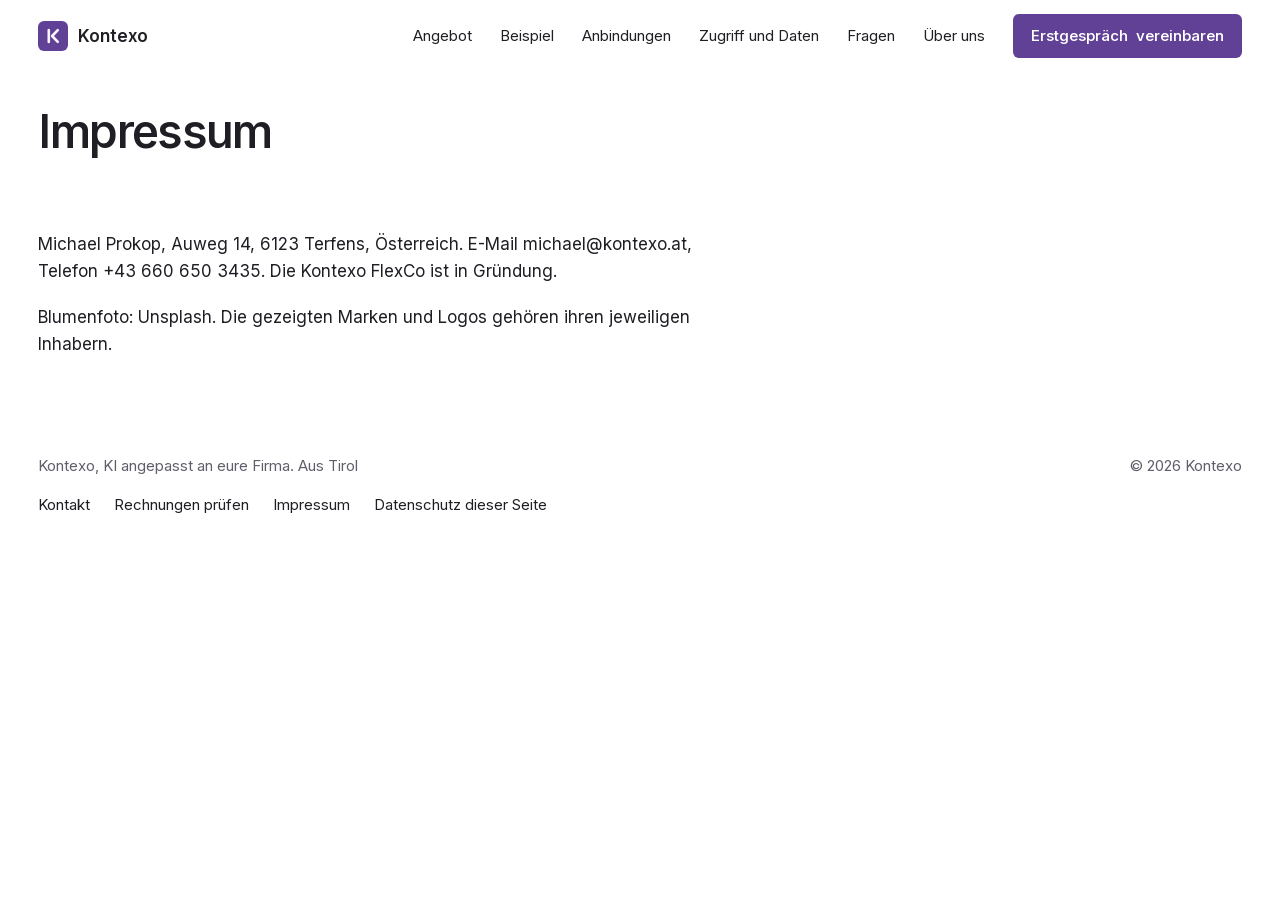
<file: impressum/index.html>
<!doctype html>
<!-- Built by build.ts from pages/impressum.md. Change the words there. -->
<html lang="de-AT">
  <head>
    <meta charset="utf-8" />
    <meta name="viewport" content="width=device-width, initial-scale=1" />
    <title>Impressum · Kontexo</title>
    <meta name="description" content="Impressum von kontexo.at." />
    <meta name="color-scheme" content="light" />
    <meta name="theme-color" content="#ffffff" />
    <link rel="canonical" href="https://kontexo.at/impressum/" />
    <link rel="alternate" type="text/markdown" href="https://kontexo.at/impressum/index.md" />
    <meta property="og:type" content="article" />
    <meta property="og:locale" content="de_AT" />
    <meta property="og:url" content="https://kontexo.at/impressum/" />
    <meta property="og:title" content="Impressum" />
    <meta property="og:description" content="Impressum von kontexo.at." />
    <meta property="og:image" content="https://kontexo.at/media/og.jpg" />
    <meta property="og:site_name" content="Kontexo" />
    <meta name="twitter:card" content="summary_large_image" />
    <link rel="icon" href="/media/icon-48.png" sizes="48x48" type="image/png" />
    <link rel="icon" href="/icon.svg" type="image/svg+xml" />
    <link rel="apple-touch-icon" href="/media/apple-touch-icon.png" />
    <script type="application/ld+json">{"@context":"https://schema.org","@type":"WebPage","@id":"https://kontexo.at/impressum/","url":"https://kontexo.at/impressum/","name":"Impressum","description":"Impressum von kontexo.at.","inLanguage":"de-AT","isPartOf":{"@id":"https://kontexo.at/#website"},"publisher":{"@id":"https://kontexo.at/#firma"}}</script>
    <link rel="preload" href="/fonts/inter-latin.woff2" as="font" type="font/woff2" crossorigin />
    <link rel="stylesheet" href="/styles.css" />
  </head>
  <body>
    <nav class="nav" aria-label="Hauptnavigation">
      <div class="nav-in wrap">
        <a class="wordmark" href="/"><span class="mark"><svg aria-hidden="true" viewBox="0 0 32 32" fill="none" stroke="currentColor" stroke-width="4.6" stroke-linecap="round" stroke-linejoin="round"><path d="M8.5 5.5v21" /><path d="M24.5 5.5L14.5 16l10 10.5" /></svg></span>Kontexo</a>
        <div class="nav-links">
          <a href="/#angebot">Angebot</a>
          <a href="/#fall">Beispiel</a>
          <a href="/#anbindungen">Anbindungen</a>
          <a href="/#daten">Zugriff und Daten</a>
          <a href="/#fragen">Fragen</a>
          <a href="/#ueber">Über uns</a>
          <a class="button nav-call" href="tel:+436606503435" aria-label="Anrufen"><svg aria-hidden="true" viewBox="0 0 24 24" fill="none" stroke="currentColor" stroke-width="2" stroke-linecap="round" stroke-linejoin="round"><path d="M5 4h4l2 5l-2.5 1.5a11 11 0 0 0 5 5l1.5 -2.5l5 2v4a2 2 0 0 1 -2 2a16 16 0 0 1 -15 -15a2 2 0 0 1 2 -2" /></svg></a>
          <a class="button" href="/#kontakt">Erstgespräch<span class="long"> vereinbaren</span></a>
        </div>
      </div>
    </nav>

    <main class="page">
      <header class="page-head wrap">
        <h1>Impressum</h1>
        
      </header>
      <div class="page-part wrap"><div class="page-text page-solo"><p>Michael Prokop, Auweg 14, 6123 Terfens, Österreich. E-Mail michael@kontexo.at, Telefon +43 660 650 3435. Die Kontexo FlexCo ist in Gründung.</p>
<p>Blumenfoto: Unsplash. Die gezeigten Marken und Logos gehören ihren jeweiligen Inhabern.</p>
</div></div>
      
    </main>

    <footer class="footer wrap">
      <span>Kontexo, KI angepasst an eure Firma. Aus Tirol</span>
      <nav aria-label="Fußzeile">
        <a href="/#kontakt">Kontakt</a>
        <a href="/rechnungen-pruefen/">Rechnungen prüfen</a>
        <a href="/impressum/">Impressum</a>
        <a href="/datenschutz/">Datenschutz dieser Seite</a>
      </nav>
      <span class="end">© 2026 Kontexo</span>
    </footer>
  </body>
</html>
</file>
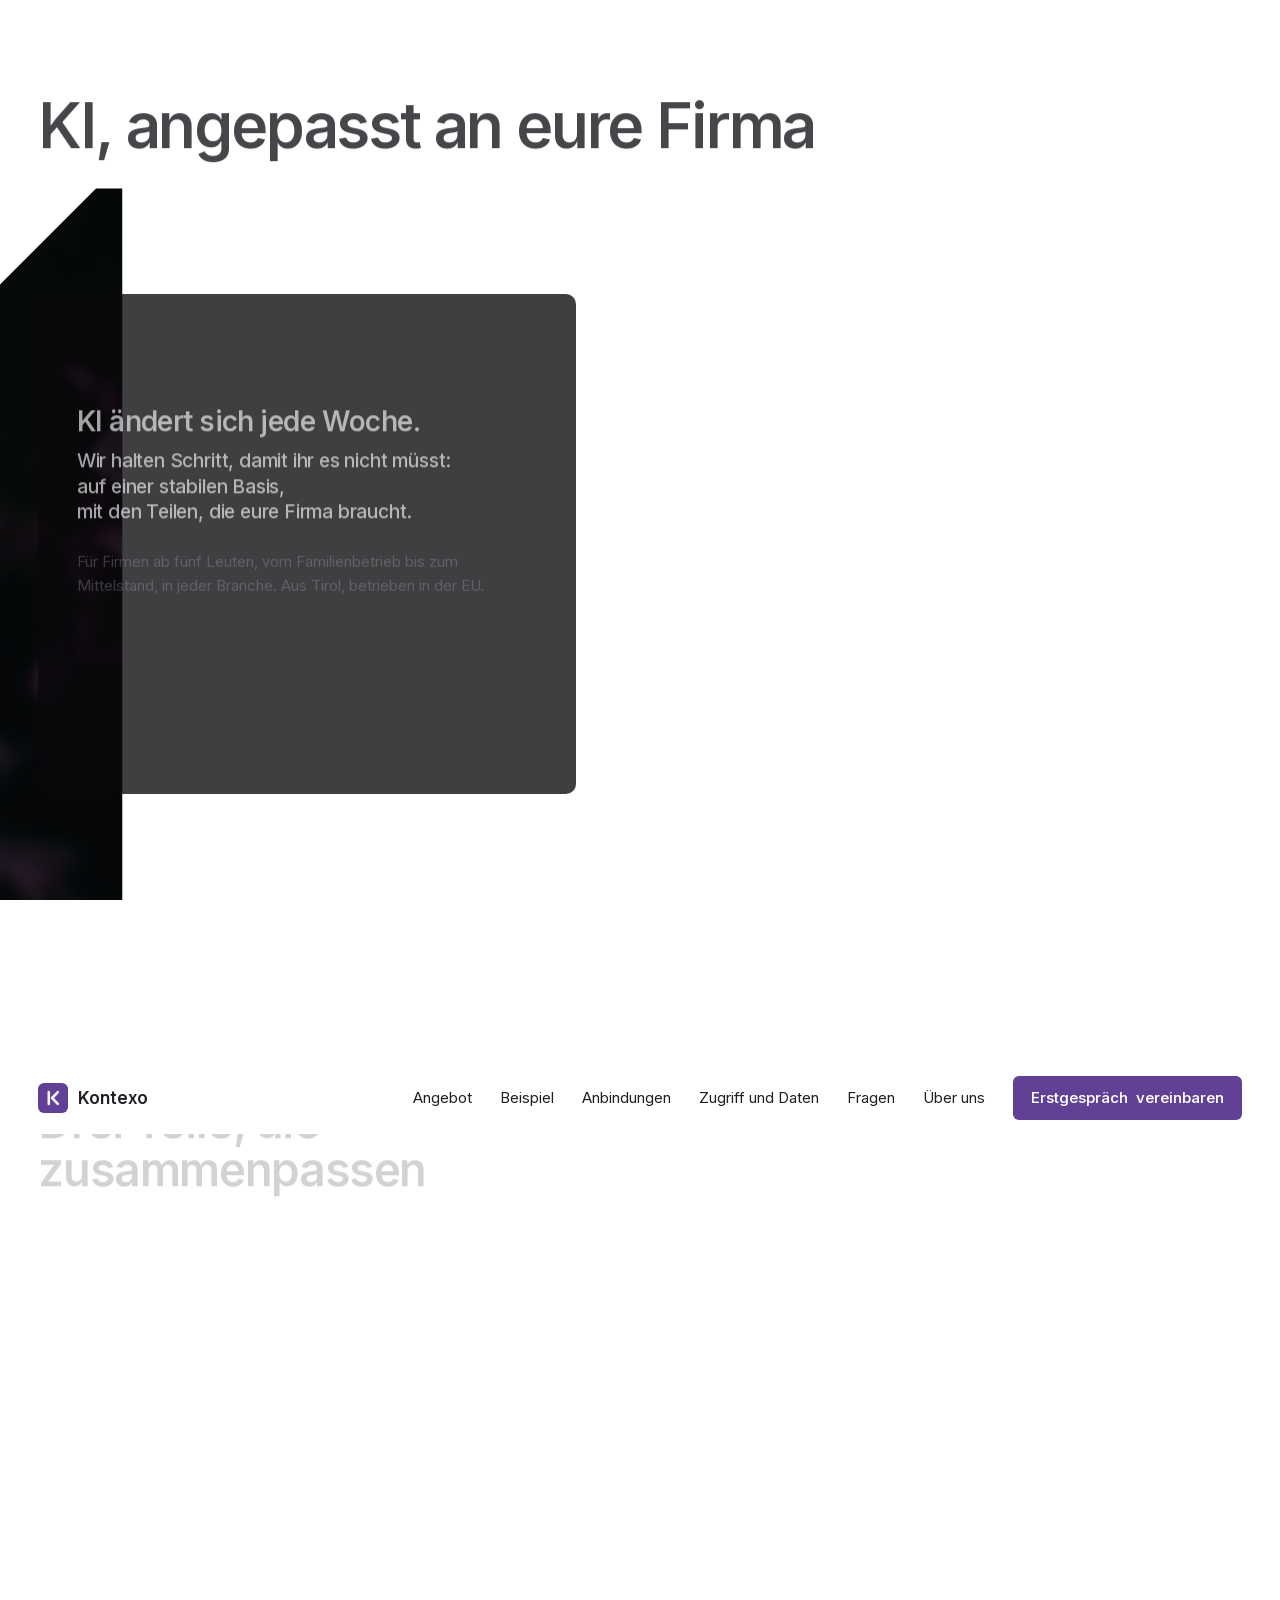
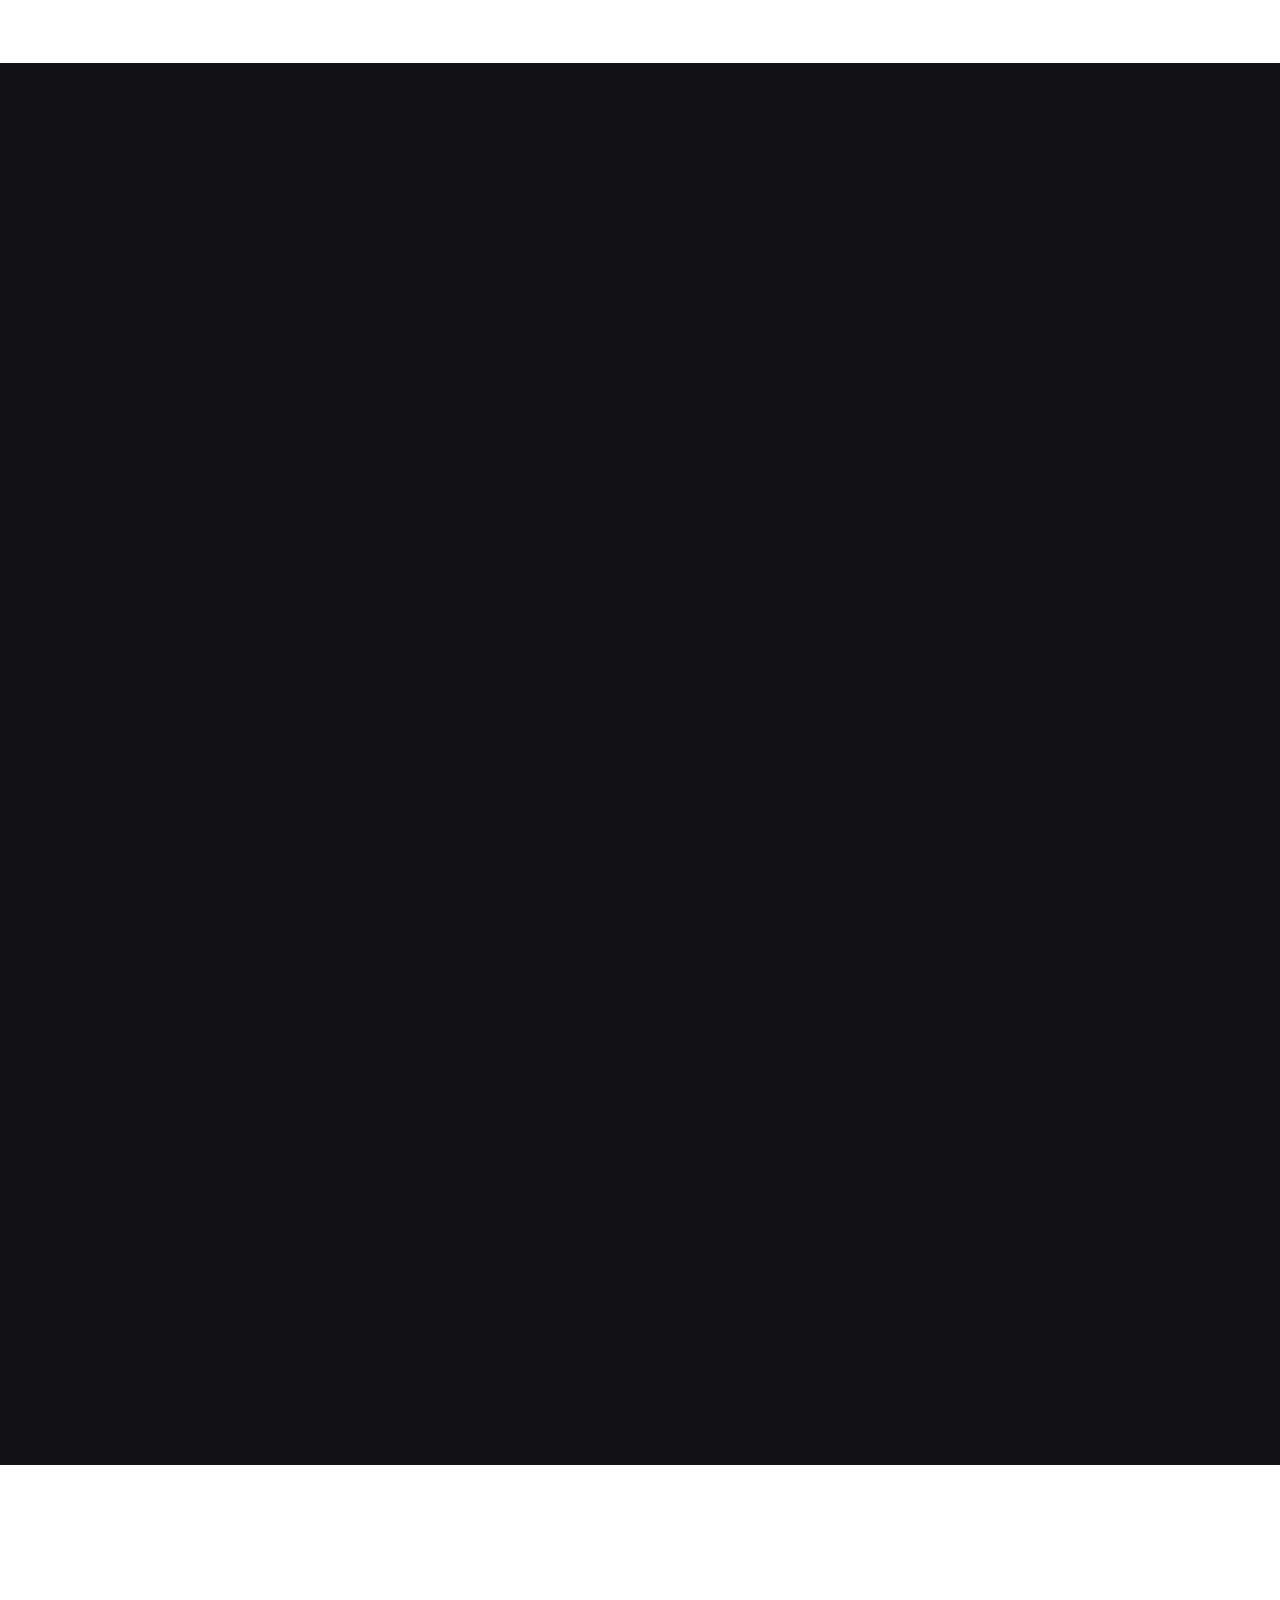
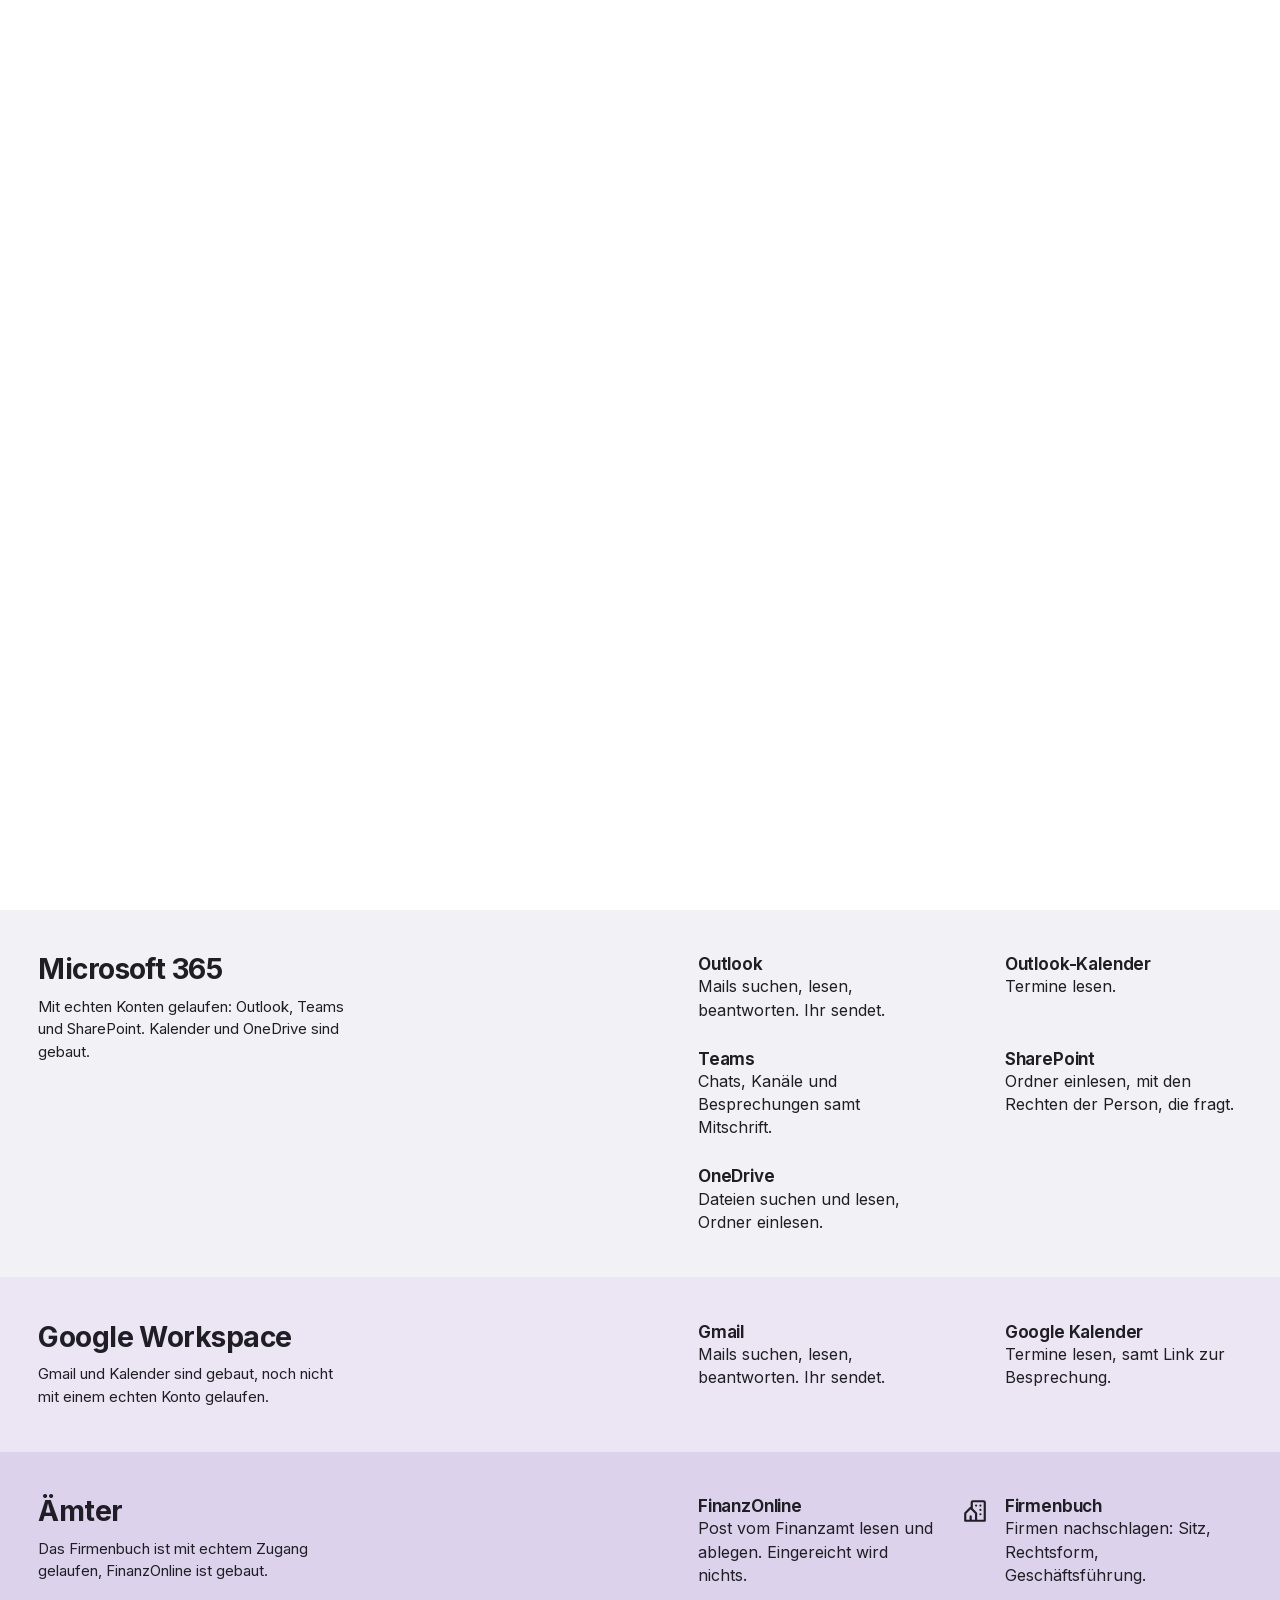
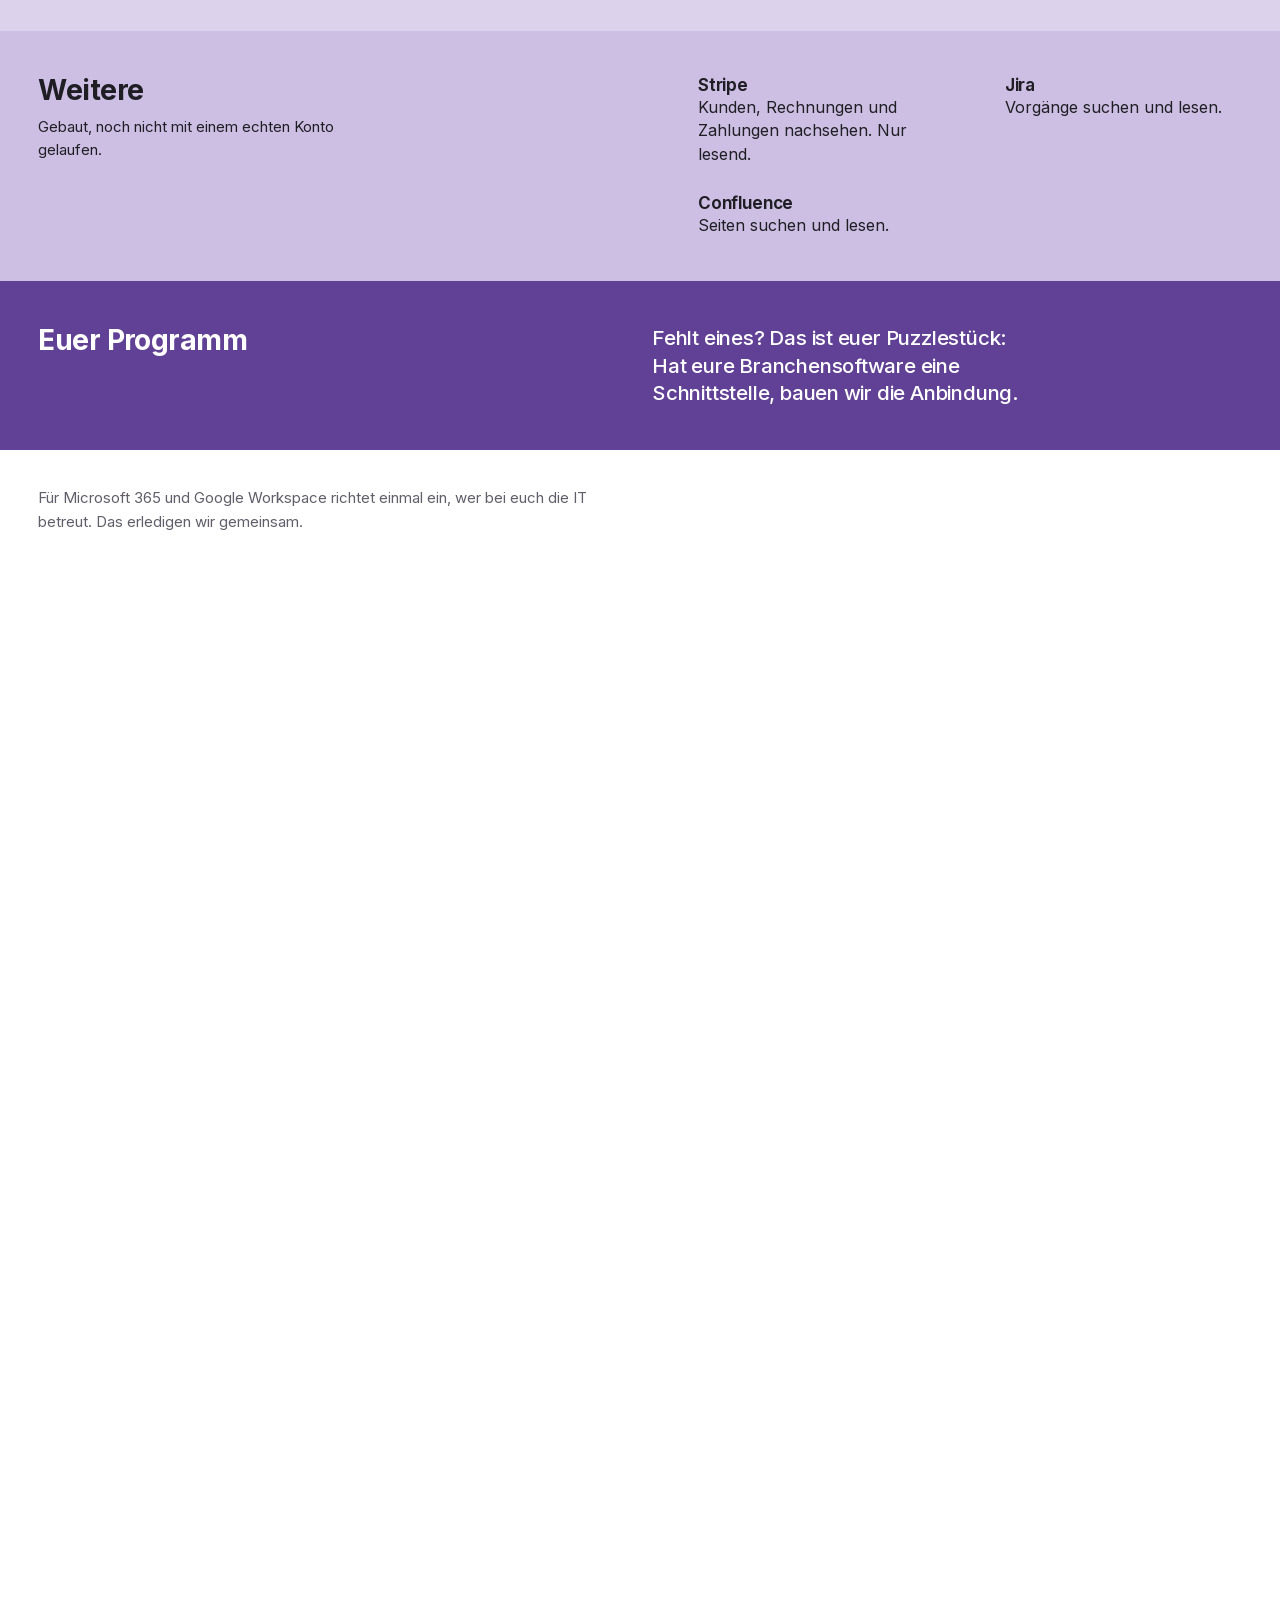
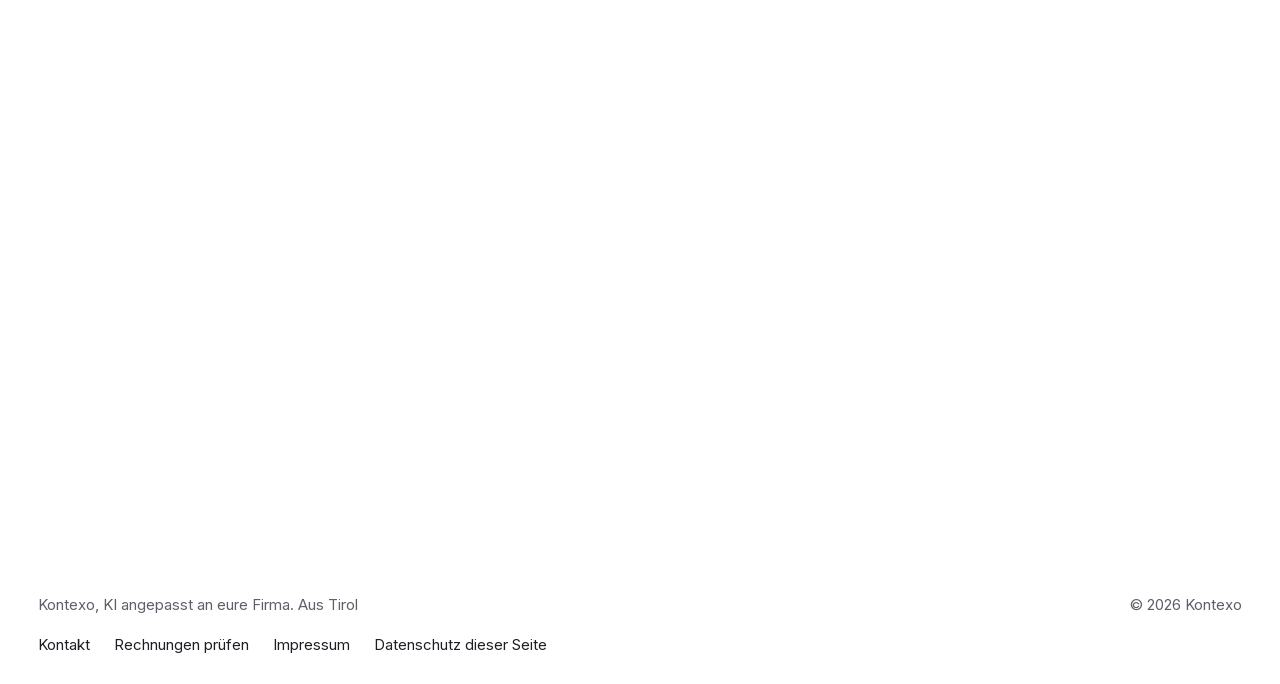
<file: mails-beantworten/index.html>
<!doctype html>
<html lang="de-AT">
  <head>
    <meta charset="utf-8" />
    <title>Kontexo</title>
    <meta name="robots" content="noindex" />
    <link rel="canonical" href="https://kontexo.at/#fall" />
    <meta http-equiv="refresh" content="0; url=/#fall" />
  </head>
  <body><a href="/#fall">Weiter zu kontexo.at</a></body>
</html>
</file>
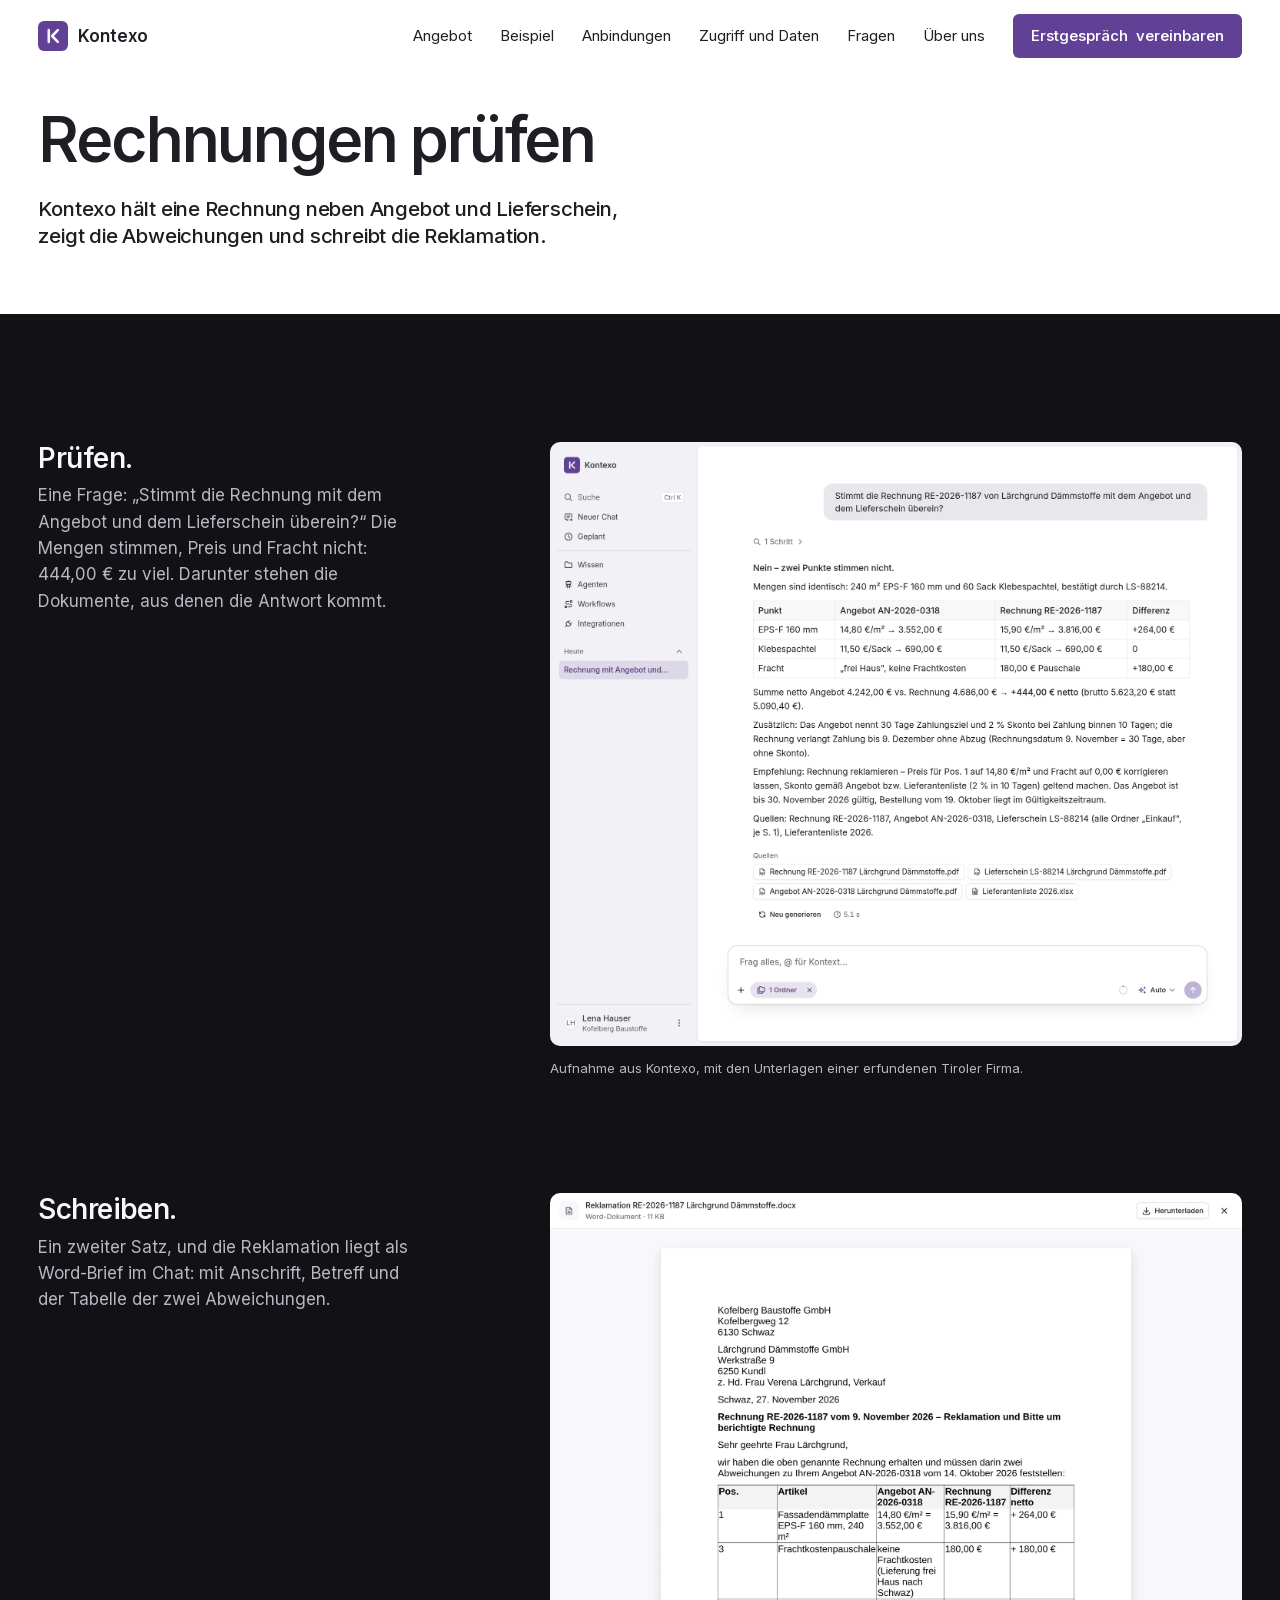
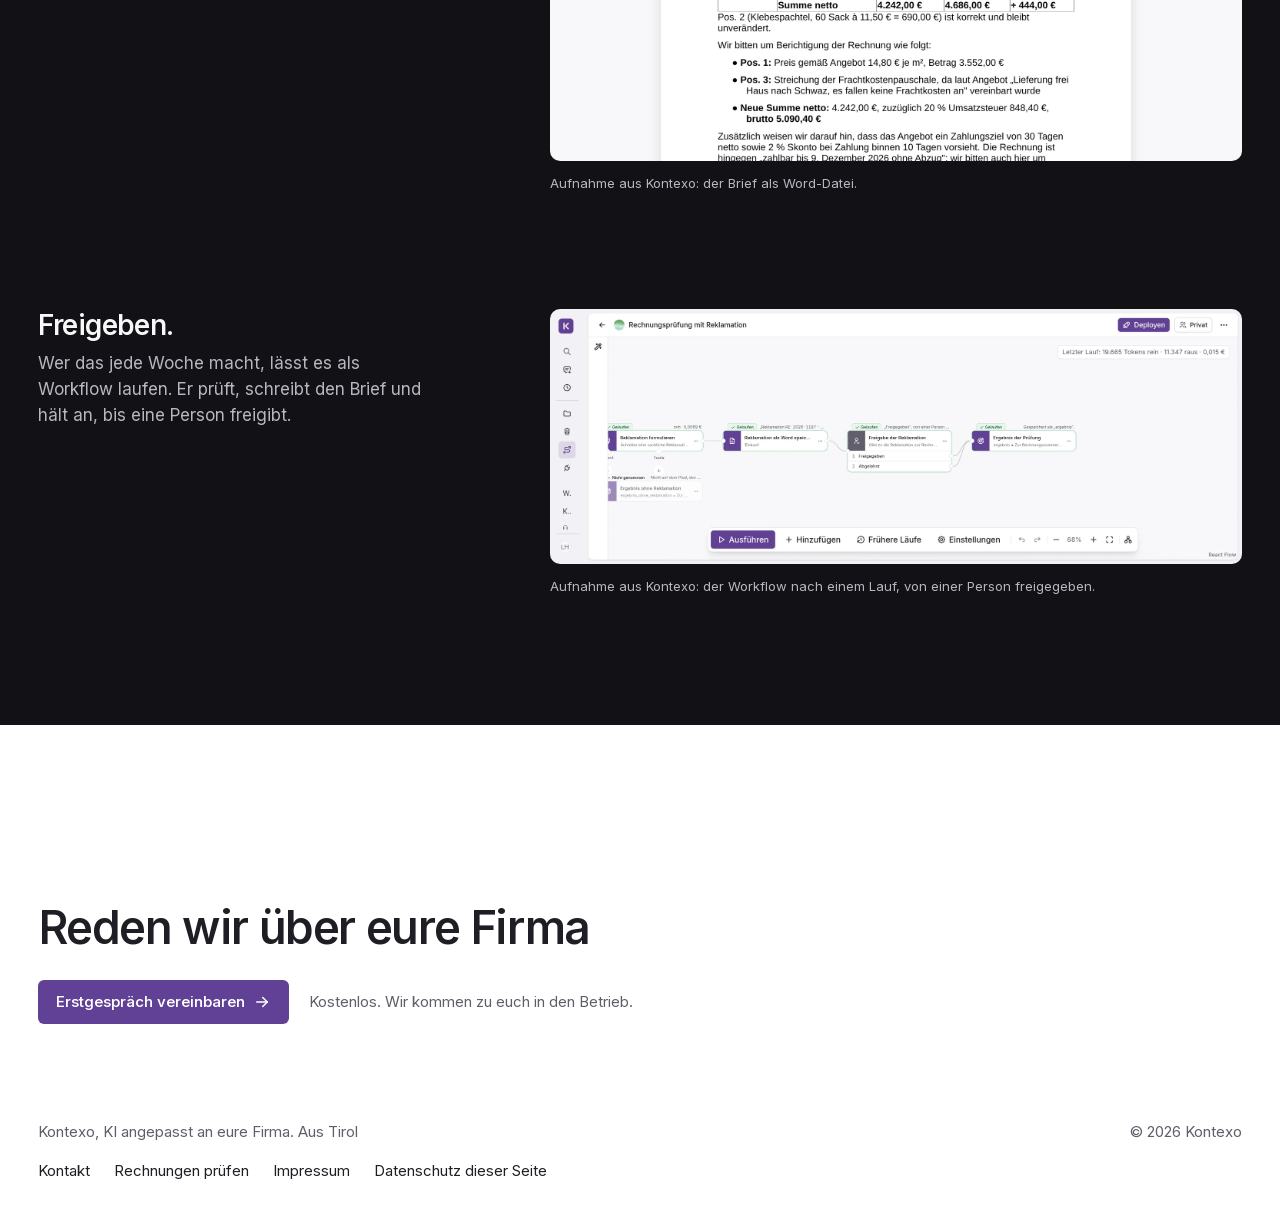
<file: rechnungen-pruefen/index.html>
<!doctype html>
<!-- Built by build.ts from pages/rechnungen-pruefen.md. Change the words there. -->
<html lang="de-AT">
  <head>
    <meta charset="utf-8" />
    <meta name="viewport" content="width=device-width, initial-scale=1" />
    <title>Rechnung mit Angebot und Lieferschein vergleichen · Kontexo</title>
    <meta name="description" content="Kontexo hält eine Lieferantenrechnung neben Angebot und Lieferschein, zeigt die Abweichungen mit Quelle und schreibt die Reklamation als Word-Brief. Ein Beispiel in drei Bildern." />
    <meta name="color-scheme" content="light" />
    <meta name="theme-color" content="#ffffff" />
    <link rel="canonical" href="https://kontexo.at/rechnungen-pruefen/" />
    <link rel="alternate" type="text/markdown" href="https://kontexo.at/rechnungen-pruefen/index.md" />
    <meta property="og:type" content="article" />
    <meta property="og:locale" content="de_AT" />
    <meta property="og:url" content="https://kontexo.at/rechnungen-pruefen/" />
    <meta property="og:title" content="Rechnungen prüfen" />
    <meta property="og:description" content="Kontexo hält eine Lieferantenrechnung neben Angebot und Lieferschein, zeigt die Abweichungen mit Quelle und schreibt die Reklamation als Word-Brief. Ein Beispiel in drei Bildern." />
    <meta property="og:image" content="https://kontexo.at/media/og.jpg" />
    <meta property="og:site_name" content="Kontexo" />
    <meta name="twitter:card" content="summary_large_image" />
    <link rel="icon" href="/media/icon-48.png" sizes="48x48" type="image/png" />
    <link rel="icon" href="/icon.svg" type="image/svg+xml" />
    <link rel="apple-touch-icon" href="/media/apple-touch-icon.png" />
    <script type="application/ld+json">{"@context":"https://schema.org","@type":"WebPage","@id":"https://kontexo.at/rechnungen-pruefen/","url":"https://kontexo.at/rechnungen-pruefen/","name":"Rechnungen prüfen","description":"Kontexo hält eine Lieferantenrechnung neben Angebot und Lieferschein, zeigt die Abweichungen mit Quelle und schreibt die Reklamation als Word-Brief. Ein Beispiel in drei Bildern.","inLanguage":"de-AT","isPartOf":{"@id":"https://kontexo.at/#website"},"publisher":{"@id":"https://kontexo.at/#firma"}}</script>
    <link rel="preload" href="/fonts/inter-latin.woff2" as="font" type="font/woff2" crossorigin />
    <link rel="stylesheet" href="/styles.css" />
  </head>
  <body>
    <nav class="nav" aria-label="Hauptnavigation">
      <div class="nav-in wrap">
        <a class="wordmark" href="/"><span class="mark"><svg aria-hidden="true" viewBox="0 0 32 32" fill="none" stroke="currentColor" stroke-width="4.6" stroke-linecap="round" stroke-linejoin="round"><path d="M8.5 5.5v21" /><path d="M24.5 5.5L14.5 16l10 10.5" /></svg></span>Kontexo</a>
        <div class="nav-links">
          <a href="/#angebot">Angebot</a>
          <a href="/#fall">Beispiel</a>
          <a href="/#anbindungen">Anbindungen</a>
          <a href="/#daten">Zugriff und Daten</a>
          <a href="/#fragen">Fragen</a>
          <a href="/#ueber">Über uns</a>
          <a class="button nav-call" href="tel:+436606503435" aria-label="Anrufen"><svg aria-hidden="true" viewBox="0 0 24 24" fill="none" stroke="currentColor" stroke-width="2" stroke-linecap="round" stroke-linejoin="round"><path d="M5 4h4l2 5l-2.5 1.5a11 11 0 0 0 5 5l1.5 -2.5l5 2v4a2 2 0 0 1 -2 2a16 16 0 0 1 -15 -15a2 2 0 0 1 2 -2" /></svg></a>
          <a class="button" href="/#kontakt">Erstgespräch<span class="long"> vereinbaren</span></a>
        </div>
      </div>
    </nav>

    <main class="page">
      <header class="page-head wrap">
        <h1>Rechnungen prüfen</h1>
        <div class="page-lede"><p>Kontexo hält eine Rechnung neben Angebot und Lieferschein, zeigt die Abweichungen und schreibt die Reklamation.</p>
</div>
      </header>
      <section class="showcase page-case">
        <div class="wrap">
          <div class="case">
            <div class="case-side">
              <ol class="case-steps">
                <li><strong>Prüfen.</strong><p>Eine Frage: „Stimmt die Rechnung mit dem Angebot und dem Lieferschein überein?“ Die Mengen stimmen, Preis und Fracht nicht: 444,00 € zu viel. Darunter stehen die Dokumente, aus denen die Antwort kommt.</p>
</li>
              </ol>
            </div>
            <figure class="case-shot">
              <picture><source media="(max-width: 680px)" srcset="/media/pruefen-z-m.webp" width="860" height="2240" /><img src="/media/pruefen-z.webp" width="1800" height="1571" loading="lazy" alt="Die Frage und Kontexos Antwort: Die Mengen stimmen, zwei Punkte nicht. Eine Tabelle stellt Angebot und Rechnung nebeneinander: Dämmplatte plus 264,00 €, Fracht plus 180,00 €, zusammen plus 444,00 € netto. Darunter die Quellen: Rechnung, Lieferschein, Angebot und Lieferantenliste." /></picture>
              <figcaption>Aufnahme aus Kontexo, mit den Unterlagen einer erfundenen Tiroler Firma.</figcaption>
            </figure>
          </div>
          <div class="case">
            <div class="case-side">
              <ol class="case-steps">
                <li><strong>Schreiben.</strong><p>Ein zweiter Satz, und die Reklamation liegt als Word-Brief im Chat: mit Anschrift, Betreff und der Tabelle der zwei Abweichungen.</p>
</li>
              </ol>
            </div>
            <figure class="case-shot">
              <picture><source media="(max-width: 680px)" srcset="/media/schreiben-z-m.webp" width="860" height="1971" /><img src="/media/schreiben-z.webp" width="1800" height="1479" loading="lazy" alt="Die Reklamation als Word-Datei „Reklamation RE-2026-1187 Lärchgrund Dämmstoffe“, mit der Tabelle der zwei Abweichungen: plus 264,00 €, plus 180,00 €, zusammen plus 444,00 € netto." /></picture>
              <figcaption>Aufnahme aus Kontexo: der Brief als Word-Datei.</figcaption>
            </figure>
          </div>
          <div class="case">
            <div class="case-side">
              <ol class="case-steps">
                <li><strong>Freigeben.</strong><p>Wer das jede Woche macht, lässt es als Workflow laufen. Er prüft, schreibt den Brief und hält an, bis eine Person freigibt.</p>
</li>
              </ol>
            </div>
            <figure class="case-shot">
              <picture><source media="(max-width: 680px)" srcset="/media/laufen-z-m.webp" width="860" height="645" /><img src="/media/laufen-z.webp" width="1800" height="665" loading="lazy" alt="Der Workflow „Rechnungsprüfung mit Reklamation“ nach einem Lauf: Die letzten Schritte, darunter „Freigabe der Reklamation“ und „Ergebnis der Prüfung“, sind als gelaufen markiert. Freigegeben hat eine Person." /></picture>
              <figcaption>Aufnahme aus Kontexo: der Workflow nach einem Lauf, von einer Person freigegeben.</figcaption>
            </figure>
          </div>
        </div>
      </section>
      
      <section class="page-ask wrap">
        <h2>Reden wir über eure Firma</h2>
        <div class="actions">
          <a class="button" href="/#kontakt">Erstgespräch vereinbaren <svg aria-hidden="true" viewBox="0 0 24 24" fill="none" stroke="currentColor" stroke-width="2" stroke-linecap="round" stroke-linejoin="round"><path d="M5 12l14 0" /><path d="M13 18l6 -6" /><path d="M13 6l6 6" /></svg></a>
          <span class="quiet">Kostenlos. Wir kommen zu euch in den Betrieb.</span>
        </div>
      </section>
    </main>

    <footer class="footer wrap">
      <span>Kontexo, KI angepasst an eure Firma. Aus Tirol</span>
      <nav aria-label="Fußzeile">
        <a href="/#kontakt">Kontakt</a>
        <a href="/rechnungen-pruefen/">Rechnungen prüfen</a>
        <a href="/impressum/">Impressum</a>
        <a href="/datenschutz/">Datenschutz dieser Seite</a>
      </nav>
      <span class="end">© 2026 Kontexo</span>
    </footer>
  </body>
</html>
</file>
<file: styles.css>
/*
 * Kontexo one-pager. The tokens are the product's own (packages/ui/src/styles/theme.css):
 * the cool grey ramp with a violet cast, the aubergine brand, Inter, a 6px radius, 13px chrome
 * and the motion ladder. Light and dark follow the visitor's system; ?theme= forces one.
 */

@font-face {
  font-family: Inter;
  font-style: normal;
  font-weight: 100 900;
  font-display: swap;
  src: url("fonts/inter-latin.woff2") format("woff2");
  unicode-range:
    U+0000-00FF, U+0131, U+0152-0153, U+02BB-02BC, U+02C6, U+02DA, U+02DC, U+0304, U+0308,
    U+0329, U+2000-206F, U+20AC, U+2122, U+2191, U+2193, U+2212, U+2215, U+FEFF, U+FFFD;
}
@font-face {
  font-family: Inter;
  font-style: normal;
  font-weight: 100 900;
  font-display: swap;
  src: url("fonts/inter-latin-ext.woff2") format("woff2");
  unicode-range:
    U+0100-02BA, U+02BD-02C5, U+02C7-02CC, U+02CE-02D7, U+02DD-02FF, U+1E00-1E9F, U+1EF2-1EFF,
    U+2020, U+20A0-20AB, U+20AD-20C4, U+2C60-2C7F, U+A720-A7FF;
}

:root {
  /* The product's neutral ramp. */
  --base-20: #ffffff;
  --base-50: #f8f8fa;
  --base-75: #f2f1f5;
  --base-100: #e8e7ed;
  --base-150: #dedce5;
  --base-200: #d2d0d9;
  --base-300: #b8b6c0;
  --base-650: #615e6a;
  --base-700: #4f4d58;
  --base-800: #3a3842;
  --base-850: #2a2930;
  --base-900: #1f1e24;
  --base-925: #1a191e;
  --base-950: #121115;
  --base-1000: #09080b;

  --primary: #614195;
  --primary-ink: #ffffff;
  --primary-deep: #4a3173;
  --primary-soft: #ebe5f4; /* the brand at 15% on white, flattened */
  --primary-mid: #cdbfe3;
  --accent-ink: #614195; /* the brand as text: a link under the pointer */

  --ground: var(--base-20);
  --ground-2: var(--base-75);
  --ink: var(--base-900);
  --muted: var(--base-650);
  --dark-field: var(--base-950);
  --dark-ink: var(--base-50);
  --dark-muted: var(--base-300);
  --ring: color-mix(in srgb, #2e1f4d 55%, transparent);
  /* The product's card with its success and info surfaces, for the run cards. */
  --card: #ffffff;
  --card-ink: var(--base-900);
  --card-line: var(--base-100);
  --card-muted: var(--base-650);
  --ok: #e8f6ec;
  --ok-ink: #166534;
  --ok-line: #bfe3cb;
  --info: #eaf1fe;
  --info-ink: #1c3f8f;
  --info-line: #c7d9fb;

  --radius: 6px;
  --shadow-xs: 0 1px 2px 0 rgb(0 0 0 / 0.05);

  --motion-popover: 100ms;
  --motion-menu: 150ms;
  --motion-dialog: 280ms;
  --ease-shell: cubic-bezier(0.67, 0.005, 0.29, 1);
  --ease-out: cubic-bezier(0.2, 0.7, 0.2, 1);

  /* Five sizes do the work. */
  --step-hero: clamp(38px, 4.9vw, 76px);
  --step-h2: clamp(30px, 3.6vw, 54px);
  --step-big: clamp(24px, 2.2vw, 32px);
  --step-body: clamp(16px, 1.2vw, 18px);
  --step-small: 13px;

  --margin: clamp(16px, 3vw, 40px);
  --gap-section: clamp(120px, 14vw, 200px);
  --gap-quiet: clamp(
    88px,
    9vw,
    136px
  ); /* between the quiet sections, which follow each other closely */
  --notch: 96px;

  color-scheme: light;
}

/* Light always (owner, 22 November 2026: more readable, less tiring). Dark only for checking: ?theme=dark. */
:root[data-theme="dark"] {
  --card: var(--base-900);
  --card-ink: var(--base-50);
  --card-line: var(--base-800);
  --card-muted: var(--base-300);
  --ok: #12291d;
  --ok-ink: #86efac;
  --ok-line: #24492f;
  --info: #16244a;
  --info-ink: #bed3fb;
  --info-line: #2b3f70;
  --ground: var(--base-950);
  --ground-2: var(--base-900);
  --ink: var(--base-50);
  --muted: var(--base-300);
  --primary-soft: #2a2236;
  --primary-mid: #3c2f55;
  --accent-ink: #cdbfe3;
  --dark-field: var(--base-1000);
  --ring: color-mix(in srgb, #d9cdf5 60%, transparent);
  color-scheme: dark;
}

*,
*::before,
*::after {
  box-sizing: border-box;
}
[hidden] {
  display: none !important;
}
html {
  -webkit-text-size-adjust: 100%;
  scroll-behavior: smooth;
}
body {
  margin: 0;
  background: var(--ground);
  color: var(--ink);
  font-family: Inter, ui-sans-serif, system-ui, Helvetica, Arial, sans-serif;
  font-size: var(--step-body);
  line-height: 1.55;
  -webkit-font-smoothing: antialiased;
  overflow-x: clip;
}
h1,
h2,
h3,
p,
ul,
ol,
dl,
dd,
figure {
  margin: 0;
}
ul,
ol {
  padding: 0;
  list-style: none;
}
a {
  color: inherit;
}
img,
video {
  display: block;
  max-width: 100%;
}
button,
input {
  font: inherit;
  color: inherit;
}
section[id],
details[id] {
  scroll-margin-top: 96px;
}
:focus-visible {
  outline: 2px solid var(--ring);
  outline-offset: 3px;
  border-radius: var(--radius);
}
::selection {
  background: var(--primary-mid);
  color: var(--ink);
}
.sr-only {
  position: absolute;
  width: 1px;
  height: 1px;
  margin: -1px;
  overflow: hidden;
  clip: rect(0 0 0 0);
  white-space: nowrap;
}

.wrap {
  width: 100%;
  max-width: 1520px;
  margin-inline: auto;
  padding-inline: var(--margin);
}
h2 {
  font-size: var(--step-h2);
  line-height: 1.04;
  letter-spacing: -0.03em;
  font-weight: 560;
  text-wrap: balance;
}

/* Buttons: one shape on the whole page, the product's 6px rectangle. */
.button {
  display: inline-flex;
  align-items: center;
  gap: 8px;
  height: 44px;
  padding: 0 18px;
  border: 0;
  border-radius: var(--radius);
  background: var(--primary);
  color: var(--primary-ink);
  font-size: 15px;
  font-weight: 550;
  white-space: nowrap;
  text-decoration: none;
  cursor: pointer;
  transition:
    background var(--motion-menu) var(--ease-shell),
    transform var(--motion-menu) var(--ease-shell);
}
.button:hover {
  background: var(--primary-deep);
}
.button:active {
  transform: translateY(1px) scale(0.98);
}
.button svg {
  width: 18px;
  height: 18px;
}

/* ---------------------------------------------------------------- navigation */
/* The bar stays at the top while the page scrolls, so the one action is always a press away. */
.nav {
  position: sticky;
  top: 0;
  z-index: 10;
  background: var(--ground);
}
.nav-in {
  display: flex;
  align-items: center;
  justify-content: space-between;
  gap: 24px;
  padding-block: 14px;
}
.wordmark {
  display: inline-flex;
  align-items: center;
  gap: 10px;
  font-size: 17px;
  font-weight: 600;
  letter-spacing: -0.01em;
  text-decoration: none;
}
.mark {
  display: grid;
  place-items: center;
  width: 30px;
  height: 30px;
  border-radius: var(--radius);
  background: var(--primary);
  color: #f8f6fb;
}
.mark svg {
  width: 18px;
  height: 18px;
}
.nav-links {
  display: flex;
  align-items: center;
  gap: 28px;
  font-size: 15px;
  white-space: nowrap;
}
.nav-links a:not(.button) {
  text-decoration: none;
  transition: color var(--motion-menu) var(--ease-shell);
}
.nav-links a:not(.button):hover {
  color: var(--accent-ink);
}
.nav-call {
  display: none;
}

/* ---------------------------------------------------------------- hero */
/* The title stands on the page in one line; the words and the recording stand on the picture. */
.hero {
  display: grid;
  grid-template-columns: minmax(0, 1fr);
}
.hero-head {
  padding-block: clamp(8px, 1.4vw, 20px) clamp(24px, 2.8vw, 40px);
}
.hero h1 {
  font-size: var(--step-hero);
  line-height: 1;
  letter-spacing: -0.035em;
  font-weight: 560;
  text-wrap: balance;
}
.hero-copy {
  padding: 0 var(--margin) 48px;
}
.hero .lede {
  /* The promise under the headline (Michael, 23 November: it has to jump out), one step below it. */
  font-size: clamp(18px, 1.5vw, 23px);
  line-height: 1.35;
  letter-spacing: -0.01em;
  font-weight: 500;
  text-wrap: balance;
}
.hero .nowrap {
  white-space: nowrap;
}
/* The first sentence leads, one step below the headline; the line breaks are Michael's. */
.hero .lede-hit {
  display: block;
  margin-bottom: 0.35em;
  font-size: var(--step-big);
  line-height: 1.15;
  letter-spacing: -0.02em;
  font-weight: 560;
}
.hero .actions {
  margin-top: 28px;
  display: flex;
  align-items: center;
  gap: 16px 20px;
  flex-wrap: wrap;
}
.hero .actions .quiet {
  font-size: 15px;
  color: var(--muted);
}
.stage {
  position: relative;
  min-height: 520px;
  display: flex;
  align-items: center;
  padding: 56px 0 56px clamp(28px, 4.5vw, 72px);
  overflow: hidden;
  /* The product's own shape: the corner the K's arrow points at, cut as a notch. */
  clip-path: polygon(var(--notch) 0, 100% 0, 100% 100%, 0 100%, 0 var(--notch));
  background: var(--base-1000);
}
.stage > img {
  position: absolute;
  inset: 0;
  width: 100%;
  height: 100%;
  object-fit: cover;
  /* The dense flowers, so the top of the field is blossom too, not black (owner, 24 November). */
  object-position: 50% 100%;
  /* Quieter (owner, 22 November 2026): darker, less colour, softly out of focus, so the panel leads. */
  filter: brightness(0.62) saturate(0.7) blur(3px);
}
.stage-panel {
  flex: none;
  /* Runs off the right edge until the stage is wide enough to hold it whole. */
  width: min(calc(100% + 12px), 880px);
  border-radius: 10px;
}
/* ---------------------------------------------------------------- integrations: four fields */
.connect {
  margin-top: var(--gap-section);
}
.connect-head {
  display: grid;
  grid-template-columns: repeat(12, 1fr);
  column-gap: 24px;
  align-items: end;
  margin-bottom: clamp(40px, 5vw, 72px);
}
.connect-head h2 {
  grid-column: 1 / span 7;
  max-width: 11em;
}
.connect-head p {
  grid-column: 9 / span 4;
  max-width: 40ch;
}
/* Four bands of colour, one under the other, each a group of integrations: its name and how far
   it is proven on the left, its integrations from the seventh column. As columns side by side the
   four read as a row of icon cards, and the short groups stood half empty. */
.field {
  padding-block: clamp(32px, 3.4vw, 52px);
}
.field:nth-child(1) {
  background: var(--ground-2);
}
.field:nth-child(2) {
  background: var(--primary-soft);
}
.field:nth-child(3) {
  background: color-mix(in srgb, var(--primary-soft) 50%, var(--primary-mid));
}
.field:nth-child(4) {
  background: var(--primary-mid);
}
.field:nth-child(5) {
  background: var(--primary);
  color: #fff;
}
.field-in {
  display: grid;
  grid-template-columns: repeat(12, 1fr);
  column-gap: 24px;
  align-items: start;
}
.field-name {
  grid-column: 1 / span 5;
}
.field h3 {
  font-size: var(--step-big);
  line-height: 1.15;
  letter-spacing: -0.02em;
  font-weight: 700;
}
/* How far a group is proven, under its name. */
.field-clause {
  margin-top: 10px;
  max-width: 34ch;
  font-size: 15px;
  line-height: 1.5;
}
/* A group's integrations: the vendor's own mark as the product draws it, the name, one line. */
.links {
  grid-column: 7 / span 6;
  display: grid;
  grid-template-columns: repeat(2, minmax(0, 1fr));
  gap: 26px 24px;
}
.links li {
  display: grid;
  grid-template-columns: 32px minmax(0, 1fr);
  column-gap: 14px;
  align-items: start;
  font-size: 16px;
  line-height: 1.45;
}
.links img,
.links svg {
  width: 32px;
  height: 32px;
}
.links svg {
  padding: 3px;
}
.links strong {
  display: block;
  font-size: 17px;
  line-height: 1.3;
  letter-spacing: -0.01em;
  font-weight: 650;
}
/* The last band holds no list: it says what happens when a program is missing. */
.field-say {
  grid-column: 7 / span 6;
  max-width: 30ch;
  font-size: clamp(19px, 1.6vw, 22px);
  line-height: 1.35;
  letter-spacing: -0.01em;
  font-weight: 500;
}
.connect-foot {
  margin-top: 36px;
  display: grid;
  grid-template-columns: repeat(12, 1fr);
  column-gap: 24px;
  align-items: start;
}
.connect-foot p:first-child {
  grid-column: 1 / span 7;
  max-width: 62ch;
}
.connect-admin {
  grid-column: 9 / span 4;
  font-size: 15px;
  color: var(--muted);
}

/* ---------------------------------------------------------------- one case, a picture of the turn (dark) */
.showcase {
  margin-top: var(--gap-section);
  background: var(--dark-field);
  color: var(--dark-ink);
  padding-block: clamp(96px, 10vw, 160px);
}
.showcase-head {
  display: grid;
  grid-template-columns: repeat(12, 1fr);
  column-gap: 24px;
  align-items: end;
}
.showcase h2 {
  grid-column: 1 / span 7;
}
.showcase-head p {
  grid-column: 9 / span 4;
  max-width: 40ch;
}
/* The case: the three steps on the left, the picture of the turn on the right. */
.case {
  margin-top: clamp(48px, 5vw, 80px);
  display: grid;
  grid-template-columns: repeat(12, 1fr);
  column-gap: 24px;
  align-items: start;
}
.case-side {
  grid-column: 1 / span 4;
  position: sticky;
  top: 120px;
}
.case-steps {
  display: grid;
  gap: clamp(28px, 3vw, 44px);
}
.case-more {
  margin-top: clamp(28px, 3vw, 44px);
  font-size: 17px;
}
.case-more a {
  display: inline-flex;
  align-items: center;
  gap: 8px;
  min-height: 44px;
  text-underline-offset: 3px;
}
.case-more svg {
  width: 18px;
  height: 18px;
}
.case-steps li {
  font-size: 17px;
  line-height: 1.55;
  color: var(--dark-muted);
}
.case-steps strong {
  display: block;
  margin-bottom: 8px;
  font-size: var(--step-big);
  line-height: 1.15;
  letter-spacing: -0.02em;
  font-weight: 560;
  color: var(--dark-ink);
}
.case-shot {
  grid-column: 6 / span 7;
}
.case-shot img {
  width: 100%;
  height: auto;
  border-radius: 10px;
}
.case-shot figcaption {
  margin-top: 12px;
  font-size: var(--step-small);
  color: var(--dark-muted);
}

/* ---------------------------------------------------------------- questions: one answer open */
.faq {
  margin-top: var(--gap-quiet);
  display: grid;
  grid-template-columns: repeat(12, 1fr);
  column-gap: 24px;
  align-items: start;
}
.faq h2 {
  grid-column: 1 / span 5;
  max-width: 9em;
}
.faq-list {
  grid-column: 7 / span 6;
  display: grid;
  gap: 4px;
}
.faq details {
  border-radius: 10px;
  transition: background var(--motion-menu) var(--ease-shell);
}
.faq details[open] {
  background: var(--ground-2);
}
.faq summary {
  display: flex;
  align-items: center;
  justify-content: space-between;
  gap: 16px;
  padding: 18px 24px;
  border-radius: 10px;
  font-size: clamp(19px, 1.6vw, 22px);
  line-height: 1.3;
  letter-spacing: -0.01em;
  font-weight: 560;
  cursor: pointer;
  list-style: none;
  transition: background var(--motion-popover) var(--ease-shell);
}
.faq summary::-webkit-details-marker {
  display: none;
}
.faq details:not([open]) summary:hover {
  background: var(--ground-2);
}
.faq summary svg {
  flex: none;
  width: 20px;
  height: 20px;
  color: var(--muted);
  transition: transform var(--motion-menu) var(--ease-shell);
}
.faq details[open] summary svg {
  transform: rotate(180deg);
}
.faq details p {
  padding: 0 24px 22px;
  max-width: 62ch;
  font-size: 17px;
  line-height: 1.55;
}

/* ---------------------------------------------------------------- the founder's letter */
.letter {
  margin-top: var(--gap-quiet);
  display: grid;
  grid-template-columns: repeat(12, 1fr);
  column-gap: 24px;
  align-items: start;
}
.letter h2 {
  grid-column: 1 / span 5;
}
.letter-body {
  grid-column: 7 / span 6;
  max-width: 600px;
}
.letter-head {
  margin-top: 6px;
  display: grid;
  gap: 12px;
  justify-items: start;
}
.letter-next {
  margin-top: 64px;
}
.letter-head img {
  width: 200px;
  height: 200px;
  border-radius: 10px;
  object-fit: cover;
}
.letter-head figcaption {
  font-size: 15px;
  color: var(--muted);
}
.letter-text {
  margin-top: 28px;
  display: grid;
  gap: 1.1em;
  font-size: 17px;
  line-height: 1.6;
}
.letter-text mark {
  background: var(--primary-soft);
  color: inherit;
  padding: 0 0.15em;
  border-radius: 3px;
}
/* ---------------------------------------------------------------- contact: one field */
.contact {
  margin-top: var(--gap-quiet);
  display: grid;
  grid-template-columns: repeat(12, 1fr);
  column-gap: 24px;
}
.contact-main {
  grid-column: 1 / span 6;
}
.ask {
  margin-top: 36px;
  display: grid;
  gap: 8px;
  max-width: 560px;
}
.ask input {
  width: 100%;
  height: 56px;
  border: 0;
  border-radius: 10px;
  padding: 0 20px;
  background: var(--ground-2);
  font-size: 17px;
  outline: none;
}
.ask input:focus {
  box-shadow: inset 0 0 0 2px var(--primary);
}
.ask .button {
  margin-top: 8px;
  justify-self: start;
}
.ask-note {
  margin-top: 14px;
  font-size: var(--step-small);
  color: var(--muted);
}
.contact-rows {
  grid-column: 8 / span 5;
  grid-row: 1;
  margin-top: clamp(8px, 1vw, 16px);
  align-self: start;
  display: grid;
  gap: 22px;
}
.contact-rows li {
  display: flex;
  align-items: center;
  gap: 14px;
  font-size: var(--step-big);
  letter-spacing: -0.02em;
  font-weight: 500;
}
.contact-rows svg {
  flex: none;
  width: 24px;
  height: 24px;
  color: var(--muted);
}
.contact-rows a {
  text-decoration: none;
  transition: color var(--motion-menu) var(--ease-shell);
}
.contact-rows a:hover,
.footer a:hover {
  color: var(--accent-ink);
}
/* With a mouse, a press on the address or the number copies it; the small word after it says so. */
.copy-say {
  font-size: var(--step-small);
  font-weight: 400;
  letter-spacing: 0;
  color: var(--muted);
}
.can-copy .contact-rows a:is(:hover, :focus-visible) + .copy-say:empty::before {
  content: "Kopieren";
}

/* ---------------------------------------------------------------- footer */
.footer {
  margin-top: 96px;
  padding-bottom: 28px;
  display: grid;
  /* The two ends take the width of their words, the links what is left between them. */
  grid-template-columns: auto 1fr auto;
  gap: 16px 40px;
  font-size: 15px;
  color: var(--muted);
}
.footer nav {
  display: flex;
  flex-wrap: wrap;
  justify-content: center;
  gap: 8px 24px;
}
.footer a {
  color: var(--ink);
  text-decoration: none;
  transition: color var(--motion-menu) var(--ease-shell);
}
.footer .end {
  text-align: right;
}

/* ---------------------------------------------------------------- motion */
@media (prefers-reduced-motion: no-preference) {
  .js .reveal {
    opacity: 0;
    transform: translateY(24px);
    transition:
      opacity 600ms var(--ease-out),
      transform 600ms var(--ease-out);
    transition-delay: calc(var(--i, 0) * 75ms);
  }
  .js .reveal.is-in {
    opacity: 1;
    transform: none;
  }
  /* The signature move: the hero stage opens like a shutter, once. */
  .js .stage {
    clip-path: polygon(var(--notch) 0, var(--notch) 0, var(--notch) 100%, 0 100%, 0 var(--notch));
    transition: clip-path 1100ms var(--ease-shell);
  }
  .js .stage.is-in {
    clip-path: polygon(var(--notch) 0, 100% 0, 100% 100%, 0 100%, 0 var(--notch));
  }
  .js .stage > img {
    transform: scale(1.12);
    transition: transform 1400ms var(--ease-out);
  }
  .js .stage.is-in > img {
    transform: none;
  }
  .js .stage-panel {
    opacity: 0;
    transform: translateY(40px);
    transition:
      opacity 700ms var(--ease-out) 500ms,
      transform 700ms var(--ease-out) 500ms;
  }
  .js .stage.is-in .stage-panel {
    opacity: 1;
    transform: none;
  }
}

/* ---------------------------------------------------------------- the first screen's animation */
/* Not a recording: the product's canvas on React Flow, staged (demo.js, built from demo/). Its
   own styles are demo.css; here only the panel it stands in. */
.hero .who {
  margin-top: 16px;
  max-width: 52ch;
  font-size: 15px;
  color: var(--muted);
}
.demo {
  position: relative; /* above the stage photo, which is positioned */
  display: grid;
  grid-template-columns: minmax(0, 2fr) minmax(0, 3fr);
  aspect-ratio: 5 / 4;
  border-radius: 10px;
  overflow: hidden;
  background: var(--card);
  color: var(--card-ink);
}
/* Pause while it plays, play it again after: one small icon in the canvas corner. The button is a
   44px target for a finger; the icon keeps its 28px chip, 24px from the corner as before. */
.demo-again {
  position: absolute;
  top: 16px;
  right: 16px;
  z-index: 5;
  display: grid;
  place-items: center;
  width: 44px;
  height: 44px;
  padding: 0;
  border: 0;
  background: none;
  color: var(--card-muted);
  cursor: pointer;
}
.demo-again:hover {
  color: var(--card-ink);
}
.demo-again svg {
  box-sizing: content-box;
  width: 16px;
  height: 16px;
  padding: 6px;
  border-radius: var(--radius);
  background: color-mix(in srgb, var(--card-ink) 6%, var(--card));
}
/* The focus ring goes around the chip one sees, not around the larger target. */
.demo-again:focus-visible {
  outline: 0;
}
.demo-again:focus-visible svg {
  outline: 2px solid var(--ring);
  outline-offset: 3px;
}
/* ---------------------------------------------------------------- 404.html: one line and the way home */
.missing {
  padding-bottom: var(--gap-section);
}
.missing h1 {
  padding-block: clamp(8px, 1.4vw, 20px) 32px;
}
/* ---------------------------------------------------------------- the offer: three parts */
.parts {
  margin-top: var(--gap-section);
}
.parts h2 {
  max-width: 12em;
}
.parts-list {
  margin-top: clamp(40px, 5vw, 72px);
  display: grid;
  grid-template-columns: repeat(3, minmax(0, 1fr));
  gap: 6px;
}
.parts-list li {
  padding: clamp(24px, 2.6vw, 40px);
  border-radius: 10px;
  background: var(--ground-2);
  font-size: 17px;
  line-height: 1.55;
}
/* The firm's own piece is what sets the offer apart: it is the one in solid brand. */
.parts-list li:nth-child(2) {
  background: var(--primary);
  color: #fff;
}
.parts-list strong {
  display: block;
  margin-bottom: 14px;
  font-size: var(--step-big);
  line-height: 1.15;
  letter-spacing: -0.02em;
  font-weight: 560;
}

/* The quiet sections: their headings a size down, so the first screen, the offer and the case lead. */
.quiet-h {
  font-size: var(--step-big);
  line-height: 1.15;
  letter-spacing: -0.02em;
  font-weight: 650;
}

/* ---------------------------------------------------------------- how it works: four rows */
.how {
  margin-top: var(--gap-section);
  display: grid;
  grid-template-columns: repeat(12, 1fr);
  column-gap: 24px;
  align-items: start;
}
.how h2 {
  grid-column: 1 / span 5;
}
.how-rows {
  grid-column: 7 / span 6;
  display: grid;
  gap: 40px;
}
.how-rows li {
  display: grid;
  grid-template-columns: 20px minmax(0, 1fr);
  column-gap: 16px;
  align-items: baseline;
}
.how-rows svg {
  width: 20px;
  height: 20px;
  align-self: center;
  color: var(--accent-ink);
}
.how-rows strong {
  font-size: var(--step-big);
  line-height: 1.15;
  letter-spacing: -0.02em;
  font-weight: 560;
}
.how-rows p {
  grid-column: 2;
  margin-top: 10px;
  max-width: 58ch;
  line-height: 1.55;
}
.how-rows a {
  color: inherit;
  text-decoration: underline;
  text-underline-offset: 3px;
}
.how + .connect {
  margin-top: var(--gap-quiet);
}

/* ---------------------------------------------------------------- access and data */
.data {
  margin-top: var(--gap-quiet);
  display: grid;
  grid-template-columns: repeat(12, 1fr);
  column-gap: 24px;
  align-items: start;
}
.data-head {
  grid-column: 1 / span 5;
}
.data-head p {
  margin-top: 16px;
  max-width: 40ch;
}
.data-list {
  grid-column: 7 / span 6;
  display: grid;
  grid-template-columns: repeat(2, minmax(0, 1fr));
  gap: 28px 24px;
  font-size: 15px;
  line-height: 1.5;
}
.data-list strong {
  display: block;
  margin-bottom: 4px;
  font-size: 16px;
  font-weight: 650;
}

/* ---------------------------------------------------------------- how we start: three steps */
.start {
  margin-top: var(--gap-quiet);
}
.start-steps {
  margin-top: clamp(32px, 4vw, 56px);
  display: grid;
  grid-template-columns: repeat(3, minmax(0, 1fr));
  gap: 24px;
  counter-reset: step;
}
.start-steps li {
  counter-increment: step;
  font-size: 16px;
  line-height: 1.55;
}
.start-steps li::before {
  content: counter(step);
  display: block;
  margin-bottom: 10px;
  font-size: var(--step-big);
  line-height: 1;
  font-weight: 560;
  color: var(--accent-ink);
}
.start-steps strong {
  display: block;
  margin-bottom: 6px;
  font-size: 17px;
  font-weight: 650;
}
.start-alone {
  margin-top: 40px;
  max-width: 62ch;
  color: var(--muted);
}

/* ---------------------------------------------------------------- subpages (build.ts from pages/*.md) */
/* The start page's own grammar: a quiet heading on the left, its text from the seventh column,
   and a picture across the whole column between two parts. */
.page {
  padding-top: clamp(8px, 1.4vw, 20px);
}
/* The title as on the start page: the one loud line. */
.page-head h1 {
  padding-block: clamp(8px, 1.4vw, 20px) 0;
  font-size: var(--step-hero);
  line-height: 1;
  letter-spacing: -0.035em;
  font-weight: 560;
  text-wrap: balance;
}
.page-solo-head h1,
.page-head:has(+ .page-part) h1 {
  font-size: var(--step-h2);
}
.page-lede {
  margin-top: 24px;
  max-width: 46ch;
  font-size: clamp(19px, 1.6vw, 22px);
  line-height: 1.35;
  letter-spacing: -0.01em;
  font-weight: 500;
}
.page-part {
  margin-top: var(--gap-quiet);
  display: grid;
  grid-template-columns: repeat(12, 1fr);
  column-gap: 24px;
  align-items: start;
}
.page-head + .page-part {
  margin-top: clamp(56px, 6vw, 96px);
}
.page-part h2 {
  grid-column: 1 / span 5;
}
.page-text,
.page-rows {
  grid-column: 7 / span 6;
}
.page-text {
  max-width: 62ch;
  display: grid;
  gap: 1.1em;
  font-size: 17px;
  line-height: 1.6;
}
.page-solo {
  grid-column: 1 / span 7;
}
.page-text ul {
  display: grid;
  gap: 0.9em;
}
.page-text strong {
  font-weight: 650;
}
.page-text a,
.page-rows a {
  text-underline-offset: 3px;
  transition: color var(--motion-menu) var(--ease-shell);
}
.page-text a:hover,
.page-rows a:hover {
  color: var(--accent-ink);
}
/* An example: the start page's case on its dark band, one row per picture. */
.page-case {
  margin-top: clamp(40px, 5vw, 72px);
}
.page-case .case {
  margin-top: 0;
}
.page-case .case + .case {
  margin-top: clamp(72px, 9vw, 140px);
}
.case-steps p + p {
  margin-top: 0.7em;
}
.page-rows {
  grid-column: 7 / span 6;
}
.page-text {
  max-width: 62ch;
  display: grid;
  gap: 1.1em;
  font-size: 17px;
  line-height: 1.6;
}
.page-solo {
  grid-column: 1 / span 7;
}
.page-text ul {
  display: grid;
  gap: 0.9em;
}
.page-text strong {
  font-weight: 650;
}
.page-text a,
.page-rows a {
  text-underline-offset: 3px;
  transition: color var(--motion-menu) var(--ease-shell);
}
.page-text a:hover,
.page-rows a:hover {
  color: var(--accent-ink);
}
.page-rows {
  display: grid;
  gap: 32px;
}
.page-rows a {
  font-size: var(--step-big);
  line-height: 1.15;
  letter-spacing: -0.02em;
  font-weight: 560;
}
.page-rows p {
  margin-top: 10px;
  max-width: 58ch;
}
.page-ask {
  margin-top: var(--gap-section);
}
.page-ask .actions {
  margin-top: 28px;
  display: flex;
  align-items: center;
  gap: 16px 20px;
  flex-wrap: wrap;
}
.page-ask .quiet {
  font-size: 15px;
  color: var(--muted);
}

/* Below 1281px the link row no longer fits between the two ends: it takes a row of its own. */
@media (max-width: 1280px) {
  .footer {
    grid-template-columns: 1fr auto;
  }
  .footer nav {
    grid-column: 1 / -1;
    grid-row: 2;
    justify-content: flex-start;
  }
}
/* On the narrowest phones the line Michael keeps whole is wider than the screen: it may break. */
@media (max-width: 359px) {
  .hero .nowrap {
    white-space: normal;
  }
}
/* ---------------------------------------------------------------- tablet */
@media (max-width: 1080px) {
  .nav-links a:not(.button) {
    display: none;
  }
  .stage {
    margin-inline: var(--margin);
    min-height: 0;
    padding: 48px 40px;
  }
  .stage-panel {
    width: 100%;
  }
  .showcase h2,
  .showcase-head p,
  .connect-head h2,
  .connect-head p,
  .connect-admin,
  .data-head,
  .data-list,
  .how h2,
  .how-rows,
  .faq h2,
  .faq-list,
  .letter h2,
  .letter-body {
    grid-column: 1 / -1;
  }
  .showcase-head p,
  .connect-head p {
    margin-top: 24px;
    max-width: 62ch;
  }
  .connect-head h2 {
    max-width: none;
  }
  .field-name,
  .links,
  .field-say {
    grid-column: 1 / -1;
  }
  .links,
  .field-say {
    margin-top: 28px;
  }
  .case-side,
  .case-shot {
    grid-column: 1 / -1;
    position: static;
  }
  .case-shot {
    margin-top: 48px;
  }
  .data-list,
  .how-rows,
  .faq-list,
  .letter-body {
    margin-top: 40px;
  }
  .parts-list {
    grid-template-columns: minmax(0, 1fr);
  }
  .contact-main {
    grid-column: 1 / span 7;
  }
  .contact-rows {
    grid-column: 1 / -1;
    grid-row: auto;
    margin-top: 56px;
  }
  .page-part h2,
  .page-text,
  .page-rows {
    grid-column: 1 / -1;
  }
  .page-part h2 + * {
    margin-top: 24px;
  }
}

/* ---------------------------------------------------------------- phone */
@media (max-width: 680px) {
  :root {
    --notch: 72px;
    --step-h2: clamp(24px, 7.6vw, 30px);
  }
  /* On a phone the bar holds the two actions: call, and the form. */
  .nav-in,
  .nav-links {
    gap: 8px;
  }
  .nav-call {
    display: inline-flex;
    width: 44px;
    padding: 0;
    justify-content: center;
  }
  .long {
    display: none;
  }
  .hero h1,
  .page-head h1 {
    font-size: 9vw;
  }
  .hero .lede {
    font-size: 18px;
  }
  .stage {
    margin-left: 0;
    padding: 64px 16px 24px;
  }
  .demo {
    grid-template-columns: minmax(0, 1fr);
    aspect-ratio: auto;
  }
  .demo .wsai-canvas {
    height: 360px;
  }
  .demo-again {
    top: auto;
    bottom: 20px;
  }
  /* The pause button stands in the canvas's bottom right corner here, where React Flow puts its
     name: the name moves to the left, so the two targets are not on top of each other. */
  .demo .react-flow__panel.react-flow__attribution {
    right: auto;
    left: 0;
  }
  .demo .react-flow__panel.react-flow__attribution a {
    display: inline-block;
    padding: 6px;
  }
  .links,
  .data-list,
  .start-steps {
    grid-template-columns: minmax(0, 1fr);
  }
  .links {
    gap: 20px;
  }
  .faq summary {
    padding: 14px 16px;
  }
  .faq details p {
    padding: 0 16px 18px;
  }
  .contact-main {
    grid-column: 1 / -1;
  }
  .ask .button {
    justify-self: stretch;
    justify-content: center;
  }
  .footer {
    grid-template-columns: minmax(0, 1fr);
    gap: 8px;
  }
  .footer .end {
    text-align: left;
  }
  .footer nav {
    justify-content: flex-start;
  }
}
/* Wide screens: the title takes one line across the page; under it the picture runs the full
   width with its cut corner, the words sit on it in a dark panel on the left and the animation
   stands on the right. Below 1081px the first screen stacks: title, words, then the picture. */
@media (min-width: 1081px) {
  .hero {
    /* The words' panel takes the animation's height, which is a share of this width. */
    container-type: inline-size;
    min-height: calc(100svh - 72px);
    grid-template-rows: auto 1fr;
  }
  .hero-copy,
  .stage {
    grid-row: 2;
    grid-column: 1;
  }
  .stage {
    justify-content: flex-end;
    padding: 56px max(var(--margin), calc((100vw - 1520px) / 2 + var(--margin)));
  }
  .hero-copy {
    z-index: 1;
    align-self: center;
    justify-self: start;
    --left: max(var(--margin), calc((100vw - 1520px) / 2 + var(--margin)));
    /* Never under the animation: what is left of the screen beside it, less a gap. */
    width: min(760px, calc((100vw - 2 * var(--left)) * 0.48 - 40px));
    /* As tall as the animation beside it (.stage-panel: 52 % of the stage, 5:4; Michael, 23 November). */
    height: calc(0.8 * min(0.52 * (100cqw - 2 * var(--left)), 880px));
    display: flex;
    flex-direction: column;
    justify-content: center;
    margin: 0 0 0 var(--left);
    padding: clamp(28px, 3vw, 48px);
    border-radius: 10px;
    background: rgb(9 8 11 / 0.78);
    color: var(--dark-ink);
  }
  .hero .actions .quiet,
  .hero .who {
    color: var(--dark-muted);
  }
  .stage-panel {
    width: min(52%, 880px);
  }
}
.react-flow{direction:ltr;--xy-edge-stroke-default:#b1b1b7;--xy-edge-stroke-width-default:1;--xy-edge-stroke-selected-default:#555;--xy-connectionline-stroke-default:#b1b1b7;--xy-connectionline-stroke-width-default:1;--xy-attribution-background-color-default:#ffffff80;--xy-minimap-background-color-default:#fff;--xy-minimap-mask-background-color-default:#f0f0f099;--xy-minimap-mask-stroke-color-default:transparent;--xy-minimap-mask-stroke-width-default:1;--xy-minimap-node-background-color-default:#e2e2e2;--xy-minimap-node-stroke-color-default:transparent;--xy-minimap-node-stroke-width-default:2;--xy-background-color-default:transparent;--xy-background-pattern-dots-color-default:#91919a;--xy-background-pattern-lines-color-default:#eee;--xy-background-pattern-cross-color-default:#e2e2e2;background-color:var(--xy-background-color,var(--xy-background-color-default));--xy-node-color-default:inherit;--xy-node-border-default:1px solid #1a192b;--xy-node-background-color-default:#fff;--xy-node-group-background-color-default:#f0f0f040;--xy-node-boxshadow-hover-default:0 1px 4px 1px #00000014;--xy-node-boxshadow-selected-default:0 0 0 .5px #1a192b;--xy-node-border-radius-default:3px;--xy-handle-background-color-default:#1a192b;--xy-handle-border-color-default:#fff;--xy-selection-background-color-default:#0059dc14;--xy-selection-border-default:1px dotted #0059dccc;--xy-controls-button-background-color-default:#fefefe;--xy-controls-button-background-color-hover-default:#f4f4f4;--xy-controls-button-color-default:inherit;--xy-controls-button-color-hover-default:inherit;--xy-controls-button-border-color-default:#eee;--xy-controls-box-shadow-default:0 0 2px 1px #00000014;--xy-edge-label-background-color-default:#fff;--xy-edge-label-color-default:inherit;--xy-resize-background-color-default:#3367d9}.react-flow.dark{--xy-edge-stroke-default:#3e3e3e;--xy-edge-stroke-width-default:1;--xy-edge-stroke-selected-default:#727272;--xy-connectionline-stroke-default:#b1b1b7;--xy-connectionline-stroke-width-default:1;--xy-attribution-background-color-default:#96969640;--xy-minimap-background-color-default:#141414;--xy-minimap-mask-background-color-default:#3c3c3c99;--xy-minimap-mask-stroke-color-default:transparent;--xy-minimap-mask-stroke-width-default:1;--xy-minimap-node-background-color-default:#2b2b2b;--xy-minimap-node-stroke-color-default:transparent;--xy-minimap-node-stroke-width-default:2;--xy-background-color-default:#141414;--xy-background-pattern-dots-color-default:#555;--xy-background-pattern-lines-color-default:#333;--xy-background-pattern-cross-color-default:#333;--xy-node-color-default:#f8f8f8;--xy-node-border-default:1px solid #3c3c3c;--xy-node-background-color-default:#1e1e1e;--xy-node-group-background-color-default:#f0f0f040;--xy-node-boxshadow-hover-default:0 1px 4px 1px #ffffff14;--xy-node-boxshadow-selected-default:0 0 0 .5px #999;--xy-handle-background-color-default:#bebebe;--xy-handle-border-color-default:#1e1e1e;--xy-selection-background-color-default:#c8c8dc14;--xy-selection-border-default:1px dotted #c8c8dccc;--xy-controls-button-background-color-default:#2b2b2b;--xy-controls-button-background-color-hover-default:#3e3e3e;--xy-controls-button-color-default:#f8f8f8;--xy-controls-button-color-hover-default:#fff;--xy-controls-button-border-color-default:#5b5b5b;--xy-controls-box-shadow-default:0 0 2px 1px #00000014;--xy-edge-label-background-color-default:#141414;--xy-edge-label-color-default:#f8f8f8}.react-flow__background{background-color:var(--xy-background-color-props,var(--xy-background-color,var(--xy-background-color-default)));pointer-events:none;z-index:-1}.react-flow__container{position:absolute;width:100%;height:100%;top:0;left:0}.react-flow__pane{z-index:1;touch-action:none}.react-flow__pane.draggable{cursor:grab}.react-flow__pane.dragging{cursor:grabbing}.react-flow__pane.selection{cursor:pointer}.react-flow__viewport{transform-origin:0 0;z-index:2;pointer-events:none}.react-flow__renderer{z-index:4}.react-flow__selection{z-index:6}.react-flow__nodesselection-rect:focus{outline:none}.react-flow__nodesselection-rect:focus-visible{outline:none}.react-flow__edge-path{stroke:var(--xy-edge-stroke,var(--xy-edge-stroke-default));stroke-width:var(--xy-edge-stroke-width,var(--xy-edge-stroke-width-default));fill:none}.react-flow__connection-path{stroke:var(--xy-connectionline-stroke,var(--xy-connectionline-stroke-default));stroke-width:var(--xy-connectionline-stroke-width,var(--xy-connectionline-stroke-width-default));fill:none}.react-flow .react-flow__edges{position:absolute}.react-flow .react-flow__edges svg{overflow:visible;position:absolute;pointer-events:none}.react-flow__edge{pointer-events:visibleStroke}.react-flow__edge.selectable{cursor:pointer}.react-flow__edge.animated path{stroke-dasharray:5;animation:.5s linear infinite dashdraw}.react-flow__edge.animated path.react-flow__edge-interaction{stroke-dasharray:none;animation:none}.react-flow__edge.inactive{pointer-events:none}.react-flow__edge.selected,.react-flow__edge:focus{outline:none}.react-flow__edge:focus-visible{outline:none}.react-flow__edge.selected .react-flow__edge-path,.react-flow__edge.selectable:focus .react-flow__edge-path{stroke:var(--xy-edge-stroke-selected,var(--xy-edge-stroke-selected-default))}.react-flow__edge.selectable:focus-visible .react-flow__edge-path{stroke:var(--xy-edge-stroke-selected,var(--xy-edge-stroke-selected-default))}.react-flow__edge-textwrapper{pointer-events:all}.react-flow__edge .react-flow__edge-text{pointer-events:none;-webkit-user-select:none;-moz-user-select:none;user-select:none}.react-flow__arrowhead polyline{stroke:var(--xy-edge-stroke,var(--xy-edge-stroke-default))}.react-flow__arrowhead polyline.arrowclosed{fill:var(--xy-edge-stroke,var(--xy-edge-stroke-default))}.react-flow__connection{pointer-events:none}.react-flow__connection .animated{stroke-dasharray:5;animation:.5s linear infinite dashdraw}svg.react-flow__connectionline{z-index:1001;overflow:visible;position:absolute}.react-flow__nodes{pointer-events:none;transform-origin:0 0}.react-flow__node{position:absolute;-webkit-user-select:none;-moz-user-select:none;user-select:none;pointer-events:all;transform-origin:0 0;box-sizing:border-box;cursor:default}.react-flow__node.selectable{cursor:pointer}.react-flow__node.draggable{cursor:grab;pointer-events:all}.react-flow__node.draggable.dragging{cursor:grabbing}.react-flow__nodesselection{z-index:3;transform-origin:left top;pointer-events:none}.react-flow__nodesselection-rect{position:absolute;pointer-events:all;cursor:grab}.react-flow__handle{position:absolute;pointer-events:none;background-color:var(--xy-handle-background-color,var(--xy-handle-background-color-default));border:1px solid var(--xy-handle-border-color,var(--xy-handle-border-color-default));border-radius:100%;width:6px;min-width:5px;height:6px;min-height:5px}.react-flow__handle.connectingfrom{pointer-events:all}.react-flow__handle.connectionindicator{pointer-events:all;cursor:crosshair}.react-flow__handle-bottom{top:auto;bottom:0;left:50%;transform:translate(-50%,50%)}.react-flow__handle-top{top:0;left:50%;transform:translate(-50%,-50%)}.react-flow__handle-left{top:50%;left:0;transform:translate(-50%,-50%)}.react-flow__handle-right{top:50%;right:0;transform:translate(50%,-50%)}.react-flow__edgeupdater{cursor:move;pointer-events:all}.react-flow__pane.selection .react-flow__panel{pointer-events:none}.react-flow__panel{position:absolute;z-index:5;margin:15px}.react-flow__panel.top{top:0}.react-flow__panel.bottom{bottom:0}.react-flow__panel.top.center,.react-flow__panel.bottom.center{left:50%;transform:translate(-15px)translate(-50%)}.react-flow__panel.left{left:0}.react-flow__panel.right{right:0}.react-flow__panel.left.center,.react-flow__panel.right.center{top:50%;transform:translateY(-15px)translateY(-50%)}.react-flow__attribution{background:var(--xy-attribution-background-color,var(--xy-attribution-background-color-default));margin:0;padding:2px 3px;font-size:10px}.react-flow__attribution a{text-decoration:none;color:#999}@keyframes dashdraw{0%{stroke-dashoffset:10}}.react-flow__edgelabel-renderer{position:absolute;pointer-events:none;-webkit-user-select:none;-moz-user-select:none;user-select:none;width:100%;height:100%;top:0;left:0}.react-flow__viewport-portal{position:absolute;-webkit-user-select:none;-moz-user-select:none;user-select:none;width:100%;height:100%;top:0;left:0}.react-flow__minimap{background:var(--xy-minimap-background-color-props,var(--xy-minimap-background-color,var(--xy-minimap-background-color-default)))}.react-flow__minimap-svg{display:block}.react-flow__minimap-mask{fill:var(--xy-minimap-mask-background-color-props,var(--xy-minimap-mask-background-color,var(--xy-minimap-mask-background-color-default)));stroke:var(--xy-minimap-mask-stroke-color-props,var(--xy-minimap-mask-stroke-color,var(--xy-minimap-mask-stroke-color-default)));stroke-width:var(--xy-minimap-mask-stroke-width-props,var(--xy-minimap-mask-stroke-width,var(--xy-minimap-mask-stroke-width-default)))}.react-flow__minimap-node{fill:var(--xy-minimap-node-background-color-props,var(--xy-minimap-node-background-color,var(--xy-minimap-node-background-color-default)));stroke:var(--xy-minimap-node-stroke-color-props,var(--xy-minimap-node-stroke-color,var(--xy-minimap-node-stroke-color-default)));stroke-width:var(--xy-minimap-node-stroke-width-props,var(--xy-minimap-node-stroke-width,var(--xy-minimap-node-stroke-width-default)))}.react-flow__background-pattern.dots{fill:var(--xy-background-pattern-color-props,var(--xy-background-pattern-color,var(--xy-background-pattern-dots-color-default)))}.react-flow__background-pattern.lines{stroke:var(--xy-background-pattern-color-props,var(--xy-background-pattern-color,var(--xy-background-pattern-lines-color-default)))}.react-flow__background-pattern.cross{stroke:var(--xy-background-pattern-color-props,var(--xy-background-pattern-color,var(--xy-background-pattern-cross-color-default)))}.react-flow__controls{display:flex;box-shadow:var(--xy-controls-box-shadow,var(--xy-controls-box-shadow-default));flex-direction:column}.react-flow__controls.horizontal{flex-direction:row}.react-flow__controls-button{display:flex;background:var(--xy-controls-button-background-color,var(--xy-controls-button-background-color-default));border:none;border-bottom:1px solid var(--xy-controls-button-border-color-props,var(--xy-controls-button-border-color,var(--xy-controls-button-border-color-default)));color:var(--xy-controls-button-color-props,var(--xy-controls-button-color,var(--xy-controls-button-color-default)));cursor:pointer;-webkit-user-select:none;-moz-user-select:none;user-select:none;justify-content:center;align-items: center;width:26px;height:26px;padding:4px}.react-flow__controls-button svg{fill:currentColor;width:100%;max-width:12px;max-height:12px}.react-flow__edge.updating .react-flow__edge-path{stroke:#777}.react-flow__edge-text{font-size:10px}.react-flow__node.selectable:focus{outline:none}.react-flow__node.selectable:focus-visible{outline:none}.react-flow__node-input,.react-flow__node-default,.react-flow__node-output,.react-flow__node-group{border-radius:var(--xy-node-border-radius,var(--xy-node-border-radius-default));color:var(--xy-node-color,var(--xy-node-color-default));text-align:center;border:var(--xy-node-border,var(--xy-node-border-default));background-color:var(--xy-node-background-color,var(--xy-node-background-color-default));width:150px;padding:10px;font-size:12px}.react-flow__node-input.selectable:hover,.react-flow__node-default.selectable:hover,.react-flow__node-output.selectable:hover,.react-flow__node-group.selectable:hover{box-shadow:var(--xy-node-boxshadow-hover,var(--xy-node-boxshadow-hover-default))}.react-flow__node-input.selectable.selected,.react-flow__node-input.selectable:focus,.react-flow__node-default.selectable.selected,.react-flow__node-default.selectable:focus,.react-flow__node-output.selectable.selected,.react-flow__node-output.selectable:focus,.react-flow__node-group.selectable.selected,.react-flow__node-group.selectable:focus{box-shadow:var(--xy-node-boxshadow-selected,var(--xy-node-boxshadow-selected-default))}.react-flow__node-input.selectable:focus-visible{box-shadow:var(--xy-node-boxshadow-selected,var(--xy-node-boxshadow-selected-default))}.react-flow__node-default.selectable:focus-visible{box-shadow:var(--xy-node-boxshadow-selected,var(--xy-node-boxshadow-selected-default))}.react-flow__node-output.selectable:focus-visible{box-shadow:var(--xy-node-boxshadow-selected,var(--xy-node-boxshadow-selected-default))}.react-flow__node-group.selectable:focus-visible{box-shadow:var(--xy-node-boxshadow-selected,var(--xy-node-boxshadow-selected-default))}.react-flow__node-group{background-color:var(--xy-node-group-background-color,var(--xy-node-group-background-color-default))}.react-flow__nodesselection-rect,.react-flow__selection{background:var(--xy-selection-background-color,var(--xy-selection-background-color-default));border:var(--xy-selection-border,var(--xy-selection-border-default))}.react-flow__nodesselection-rect:focus,.react-flow__selection:focus{outline:none}.react-flow__nodesselection-rect:focus-visible{outline:none}.react-flow__selection:focus-visible{outline:none}.react-flow__controls-button:hover{background:var(--xy-controls-button-background-color-hover-props,var(--xy-controls-button-background-color-hover,var(--xy-controls-button-background-color-hover-default)));color:var(--xy-controls-button-color-hover-props,var(--xy-controls-button-color-hover,var(--xy-controls-button-color-hover-default)))}.react-flow__controls-button:disabled{pointer-events:none}.react-flow__controls-button:disabled svg{fill-opacity:.4}.react-flow__controls-button:last-child{border-bottom:none}.react-flow__controls.horizontal .react-flow__controls-button{border-bottom:none;border-right:1px solid var(--xy-controls-button-border-color-props,var(--xy-controls-button-border-color,var(--xy-controls-button-border-color-default)))}.react-flow__controls.horizontal .react-flow__controls-button:last-child{border-right:none}.react-flow__resize-control{position:absolute}.react-flow__resize-control.left,.react-flow__resize-control.right{cursor:ew-resize}.react-flow__resize-control.top,.react-flow__resize-control.bottom{cursor:ns-resize}.react-flow__resize-control.top.left,.react-flow__resize-control.bottom.right{cursor:nwse-resize}.react-flow__resize-control.bottom.left,.react-flow__resize-control.top.right{cursor:nesw-resize}.react-flow__resize-control.handle{background-color:var(--xy-resize-background-color,var(--xy-resize-background-color-default));border:1px solid #fff;border-radius:1px;width:5px;height:5px;translate:-50% -50%}.react-flow__resize-control.handle.left{top:50%;left:0}.react-flow__resize-control.handle.right{top:50%;left:100%}.react-flow__resize-control.handle.top{top:0;left:50%}.react-flow__resize-control.handle.bottom{top:100%;left:50%}.react-flow__resize-control.handle.top.left,.react-flow__resize-control.handle.bottom.left{left:0}.react-flow__resize-control.handle.top.right,.react-flow__resize-control.handle.bottom.right{left:100%}.react-flow__resize-control.line{border-color:var(--xy-resize-background-color,var(--xy-resize-background-color-default));border-style:solid;border-width:0}.react-flow__resize-control.line.left,.react-flow__resize-control.line.right{width:1px;height:100%;top:0;transform:translate(-50%)}.react-flow__resize-control.line.left{border-left-width:1px;left:0}.react-flow__resize-control.line.right{border-right-width:1px;left:100%}.react-flow__resize-control.line.top,.react-flow__resize-control.line.bottom{width:100%;height:1px;left:0;transform:translateY(-50%)}.react-flow__resize-control.line.top{border-top-width:1px;top:0}.react-flow__resize-control.line.bottom{border-bottom-width:1px;top:100%}.react-flow__edge-textbg{fill:var(--xy-edge-label-background-color,var(--xy-edge-label-background-color-default))}.react-flow__edge-text{fill:var(--xy-edge-label-color,var(--xy-edge-label-color-default))}.demo{--background:#fff;--secondary:#e8e7ed;--foreground:#1f1e24;--card:#fff;--border:#e8e7ed;--muted-foreground:#615e6a;--primary:#614195;--canvas:#f8f8fa;--canvas-dot:#d2d0d9;--note:#fef6e7;--note-foreground:#7a4f01;--note-border:#f5dfae;--success:#e8f6ec;--success-foreground:#166534;--success-border:#bfe3cb;--shadow-xs:0 1px 2px 0 #0000000d}:root[data-theme=dark] .demo{--background:#121115;--secondary:#2a2930;--foreground:#f8f8fa;--card:#1f1e24;--border:#3a3842;--muted-foreground:#b8b6c0;--canvas:#1a191e;--canvas-dot:#4f4d58;--note:#3a2c10;--note-foreground:#f5d9a0;--note-border:#574122;--success:#12291d;--success-foreground:#86efac;--success-border:#24492f}#demo-root{display:contents}.demo .chat{display:flex;overflow:hidden;color:var(--foreground);flex-direction:column;min-height:0;padding:16px 0 16px 16px}.demo .messages{display:flex;overflow:hidden;flex-direction:column;flex:1;justify-content:flex-end;gap:12px;padding-bottom:12px}.demo .thinking{color:var(--muted-foreground);animation:1.2s ease-in-out infinite demo-pulse;font-size:13px}@keyframes demo-pulse{50%{opacity:.4}}.demo .plan{overflow:hidden;border:1px solid var(--border);background:var(--card);box-shadow:var(--shadow-xs);border-radius:12px;flex-shrink:0;font-size:13px;line-height:18px}.demo .plan-body{display:flex;flex-direction:column;gap:6px;padding:10px 12px}.demo .plan-head{display:flex;color:var(--muted-foreground);align-items: center;gap:6px;font-size:12px}.demo .plan-head svg{width:14px;height:14px}.demo .plan strong{display:-webkit-box;-webkit-line-clamp:2;overflow:hidden;-webkit-box-orient:vertical;font-size:14px;font-weight:500}.demo .plan-foot{border-top:1px solid var(--border);padding:10px 12px}.demo .plan-go{display:inline-flex;background:var(--primary);color:#fff;text-decoration:none;border-radius:6px;align-items: center;height:28px;padding:0 10px;font-size:13px;font-weight:500}.demo .bubble{background:var(--secondary);border-radius:16px;flex-shrink:0;align-self: flex-end;max-width:85%;padding:8px 16px;font-size:14px;line-height:20px}.demo .composer{border:1px solid var(--border);background:var(--card);box-shadow:var(--shadow-xs);color:var(--foreground);border-radius:16px;padding:12px 12px 10px 14px}textarea.composer-text{display:block;resize:none;color:inherit;font:inherit;outline:none;background:0 0;border:0;width:100%;padding:0}textarea.composer-text::placeholder{color:var(--muted-foreground)}.demo .composer-text{min-height:4.35em;font-size:14px;line-height:1.45}.demo .composer-text.typing:after{content:"";display:inline-block;vertical-align:-.2em;background:currentColor;width:2px;height:1.1em;margin-left:1px}.demo .placeholder{color:var(--muted-foreground)}.demo .composer-row{display:flex;align-items: center;gap:6px;margin-top:8px;font-size:13px}.demo .composer-row svg{width:16px;height:16px}.demo .ghost{display:inline-flex;border:1px solid var(--border);border-radius:9999px;align-items: center;gap:6px;height:28px}.demo .square{border:0;justify-content:center;width:28px}.demo .chip{padding:0 10px}.demo .model{display:inline-flex;color:var(--foreground);align-items: center;gap:4px;margin-left:auto}.demo .send{display:grid;background:var(--primary);color:#fff;cursor:pointer;border:0;border-radius:9999px;place-items: center;width:28px;height:28px;padding:0}.demo .wsai-canvas{position:relative;overflow:hidden;--xy-background-color:var(--canvas);--xy-background-pattern-color:var(--canvas-dot);--xy-edge-stroke:color-mix(in srgb,var(--muted-foreground)40%,transparent);--xy-edge-stroke-width:1.5;--xy-handle-background-color:var(--card);--xy-handle-border-color:var(--border);--xy-attribution-background-color:transparent;border-radius:8px;margin:16px}.demo .react-flow__handle{border-width:1.5px;width:12px;height:12px}.demo .react-flow__attribution{font-size:10px}.demo .react-flow__attribution a{color:var(--muted-foreground)}.demo .react-flow__node{cursor:default}.demo .react-flow__node.draggable{cursor:grab}.demo .node{display:flex;color:var(--foreground);flex-direction:column;align-items: flex-start;font-size:13px;line-height:18px}.demo .run{display:flex;align-items: flex-end;width:288px}.demo .run-tag{display:flex;border:1px solid;border-bottom:0;border-radius:6px 6px 0 0;align-items: center;gap:4px;margin:0 0 -1px 12px;padding:2px 8px;font-size:11px;font-weight:500;line-height:16px}.demo .run-tag svg{width:12px;height:12px}.demo .run-ok{background:var(--success);border-color:var(--success-border);color:var(--success-foreground)}.demo .run-waiting{background:var(--note);border-color:var(--note-border);color:var(--note-foreground)}.demo .card{position:relative;border:1px solid var(--border);background:var(--card);box-shadow:var(--shadow-xs);border-radius:12px;width:288px}.demo .ring-ok{box-shadow:0 0 0 2px var(--success-border),var(--shadow-xs)}.demo .ring-waiting{box-shadow:0 0 0 2px var(--note-border),var(--shadow-xs)}.demo .card-head{display:flex;align-items: center;gap:10px;padding:10px 4px 10px 10px}.demo .kind{display:flex;border-radius:5px 0 0 5px;flex:none;justify-content:center;align-self:stretch;align-items: center;width:48px;margin:-10px 0 -10px -10px}.demo .kind svg{width:20px;height:20px}.demo .head-trigger{background:var(--foreground);color:var(--background)}.demo .head-think{background:var(--primary);color:#fff}.demo .head-flow{background:var(--muted-foreground);color:var(--background)}.demo .names{display:flex;flex-direction:column;flex:1;min-width:0}.demo .name{overflow:hidden;white-space:nowrap;text-overflow:ellipsis;font-weight:500}.demo .kind-label{visibility:hidden;font-size:11px;line-height:16px}.demo .menu{display:grid;flex:none;place-items: center;width:28px;height:28px;margin-left:auto}.demo .menu svg{width:14px;height:14px}.demo .summary{position:absolute;overflow:hidden;white-space:nowrap;text-overflow:ellipsis;color:var(--muted-foreground);pointer-events:none;font-size:11px;line-height:16px;top:31px;left:59px;right:36px}.demo .arms{display:flex;border-top:1px solid var(--border);flex-direction:column}.demo .arm{position:relative;display:flex;align-items: center;gap:8px;padding:6px 8px 6px 10px;font-size:12px;line-height:16px}.demo .arm+.arm{border-top:1px solid var(--border)}.demo .arm-n{text-align:center;color:var(--muted-foreground);font-variant-numeric:tabular-nums;flex:none;width:12px}.demo .arm-label{overflow:hidden;white-space:nowrap;text-overflow:ellipsis;flex:1;min-width:0}@media (prefers-reduced-motion:no-preference){.demo .node{animation:.7s cubic-bezier(.2,.7,.2,1) card-in}.demo .run-tag{animation:.5s cubic-bezier(.2,.7,.2,1) card-in}}@keyframes card-in{0%{opacity:0;transform:translateY(6px)}}
</file>
